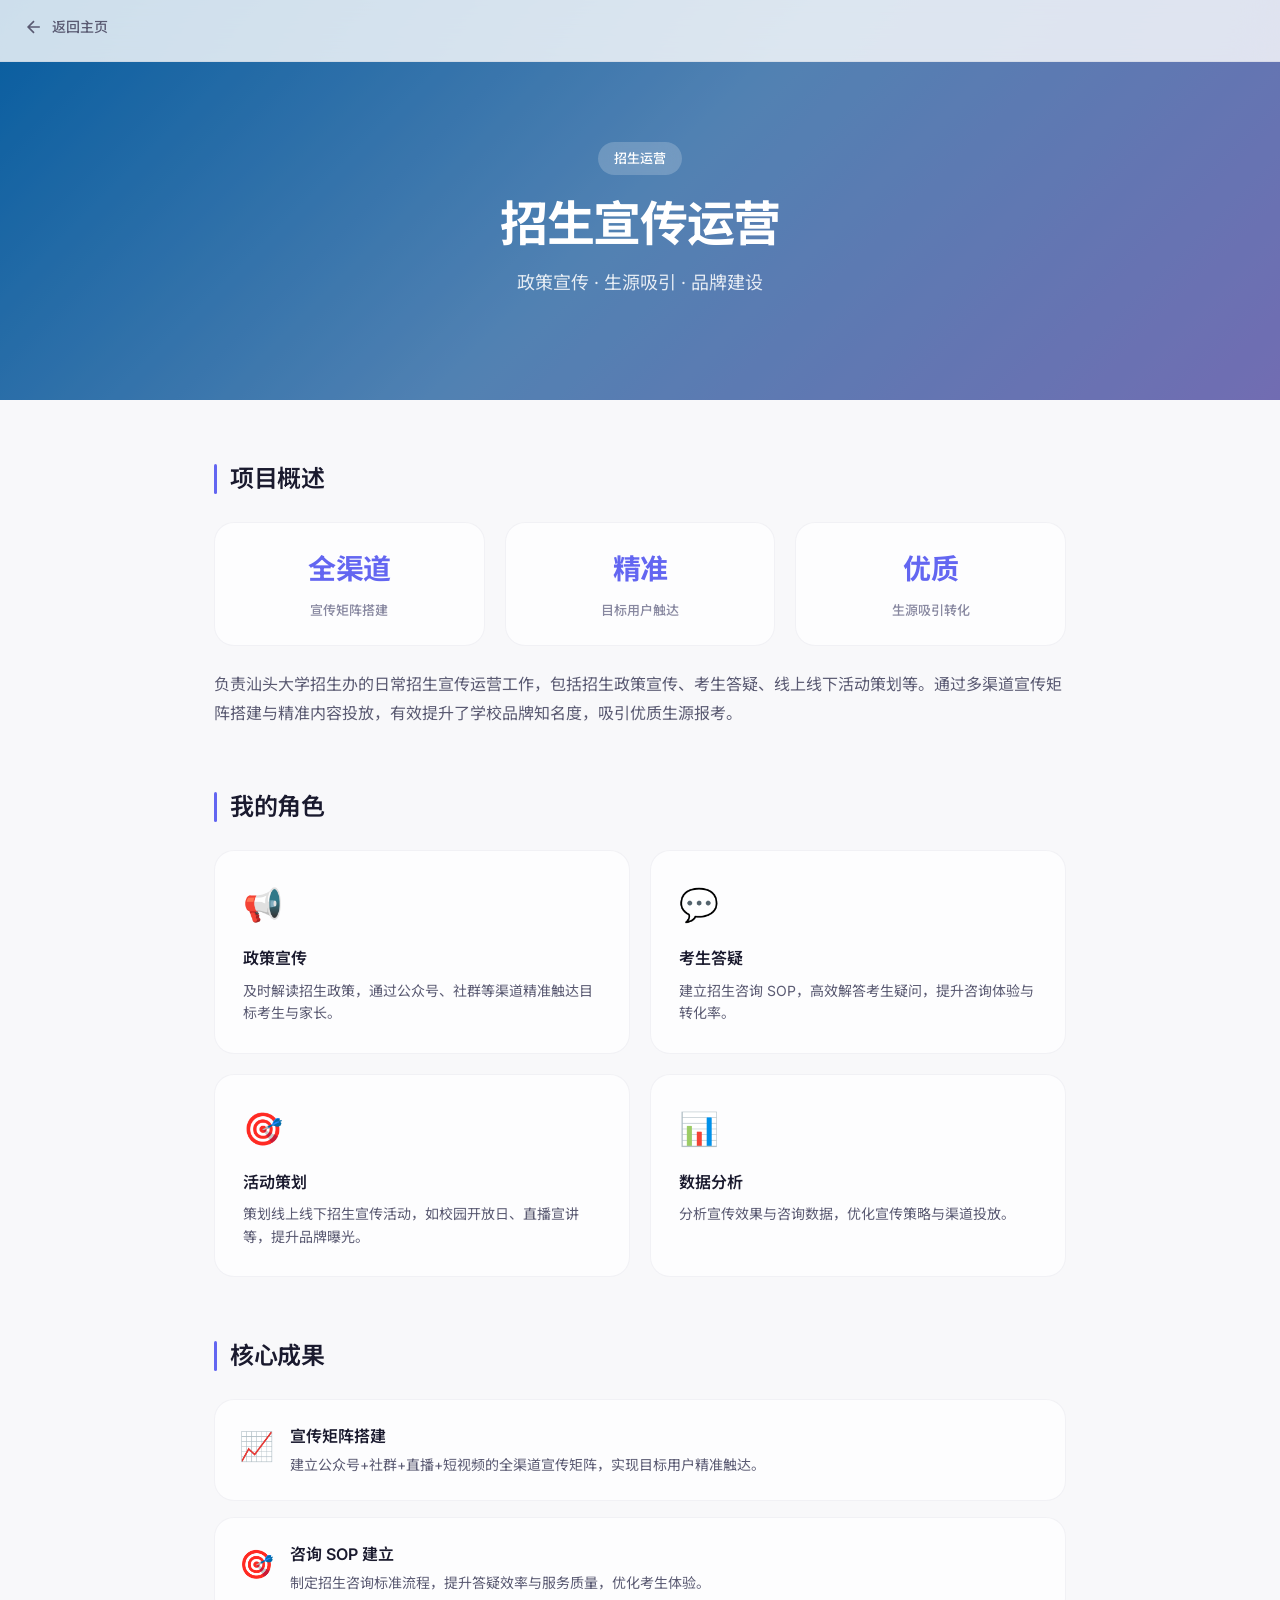
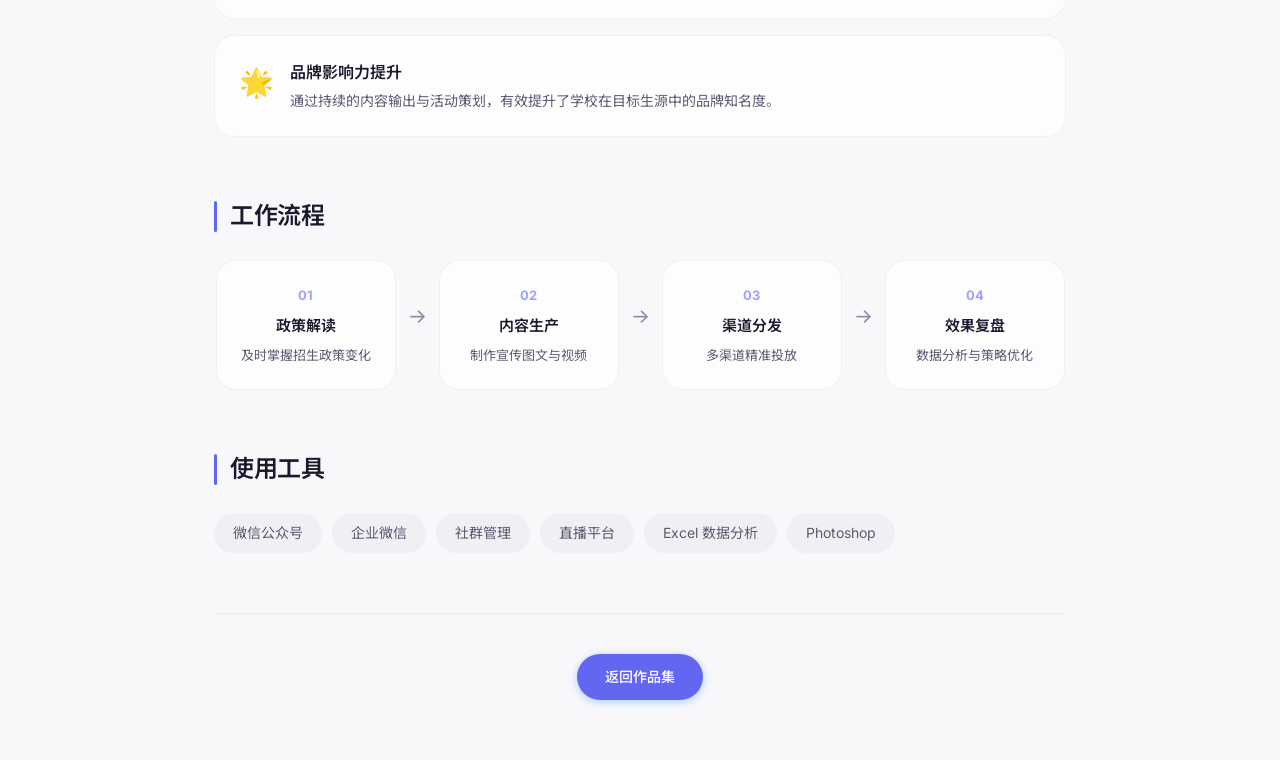
<file: projects/admissions.html>
<!DOCTYPE html>
<html lang="zh-CN">
<head>
  <meta charset="UTF-8">
  <meta name="viewport" content="width=device-width, initial-scale=1.0">
  <title>招生宣传运营 — 邹俊锋</title>
  <link rel="stylesheet" href="../assets/css/style.css">
  <link rel="stylesheet" href="../assets/css/project-detail.css">
  <link rel="preconnect" href="https://fonts.googleapis.com">
  <link rel="preconnect" href="https://fonts.gstatic.com" crossorigin>
  <link href="https://fonts.googleapis.com/css2?family=Inter:wght@300;400;500;600;700&family=Noto+Sans+SC:wght@300;400;500;600;700&display=swap" rel="stylesheet">
</head>
<body>
  <nav class="detail-nav">
    <a href="../index.html" class="back-link">
      <svg width="20" height="20" viewBox="0 0 24 24" fill="none" stroke="currentColor" stroke-width="2">
        <path d="M19 12H5M12 19l-7-7 7-7"/>
      </svg>
      返回主页
    </a>
  </nav>

  <section class="detail-hero" style="background: linear-gradient(135deg, #0984e3 0%, #74b9ff 50%, #a29bfe 100%)">
    <div class="detail-hero-content">
      <span class="detail-tag">招生运营</span>
      <h1 class="detail-title">招生宣传运营</h1>
      <p class="detail-subtitle">政策宣传 · 生源吸引 · 品牌建设</p>
    </div>
  </section>

  <main class="detail-main">
    <section class="detail-section">
      <h2 class="detail-section-title">项目概述</h2>
      <div class="detail-overview">
        <div class="overview-card">
          <div class="overview-number">全渠道</div>
          <div class="overview-label">宣传矩阵搭建</div>
        </div>
        <div class="overview-card">
          <div class="overview-number">精准</div>
          <div class="overview-label">目标用户触达</div>
        </div>
        <div class="overview-card">
          <div class="overview-number">优质</div>
          <div class="overview-label">生源吸引转化</div>
        </div>
      </div>
      <p class="detail-text">负责汕头大学招生办的日常招生宣传运营工作，包括招生政策宣传、考生答疑、线上线下活动策划等。通过多渠道宣传矩阵搭建与精准内容投放，有效提升了学校品牌知名度，吸引优质生源报考。</p>
    </section>

    <section class="detail-section">
      <h2 class="detail-section-title">我的角色</h2>
      <div class="role-cards">
        <div class="role-card">
          <div class="role-icon">📢</div>
          <h3>政策宣传</h3>
          <p>及时解读招生政策，通过公众号、社群等渠道精准触达目标考生与家长。</p>
        </div>
        <div class="role-card">
          <div class="role-icon">💬</div>
          <h3>考生答疑</h3>
          <p>建立招生咨询 SOP，高效解答考生疑问，提升咨询体验与转化率。</p>
        </div>
        <div class="role-card">
          <div class="role-icon">🎯</div>
          <h3>活动策划</h3>
          <p>策划线上线下招生宣传活动，如校园开放日、直播宣讲等，提升品牌曝光。</p>
        </div>
        <div class="role-card">
          <div class="role-icon">📊</div>
          <h3>数据分析</h3>
          <p>分析宣传效果与咨询数据，优化宣传策略与渠道投放。</p>
        </div>
      </div>
    </section>

    <section class="detail-section">
      <h2 class="detail-section-title">核心成果</h2>
      <div class="results-list">
        <div class="result-item">
          <div class="result-icon">📈</div>
          <div class="result-content">
            <h3>宣传矩阵搭建</h3>
            <p>建立公众号+社群+直播+短视频的全渠道宣传矩阵，实现目标用户精准触达。</p>
          </div>
        </div>
        <div class="result-item">
          <div class="result-icon">🎯</div>
          <div class="result-content">
            <h3>咨询 SOP 建立</h3>
            <p>制定招生咨询标准流程，提升答疑效率与服务质量，优化考生体验。</p>
          </div>
        </div>
        <div class="result-item">
          <div class="result-icon">🌟</div>
          <div class="result-content">
            <h3>品牌影响力提升</h3>
            <p>通过持续的内容输出与活动策划，有效提升了学校在目标生源中的品牌知名度。</p>
          </div>
        </div>
      </div>
    </section>

    <section class="detail-section">
      <h2 class="detail-section-title">工作流程</h2>
      <div class="process-flow">
        <div class="process-step">
          <div class="process-number">01</div>
          <h3>政策解读</h3>
          <p>及时掌握招生政策变化</p>
        </div>
        <div class="process-arrow">→</div>
        <div class="process-step">
          <div class="process-number">02</div>
          <h3>内容生产</h3>
          <p>制作宣传图文与视频</p>
        </div>
        <div class="process-arrow">→</div>
        <div class="process-step">
          <div class="process-number">03</div>
          <h3>渠道分发</h3>
          <p>多渠道精准投放</p>
        </div>
        <div class="process-arrow">→</div>
        <div class="process-step">
          <div class="process-number">04</div>
          <h3>效果复盘</h3>
          <p>数据分析与策略优化</p>
        </div>
      </div>
    </section>

    <section class="detail-section">
      <h2 class="detail-section-title">使用工具</h2>
      <div class="tech-tags">
        <span class="tech-tag">微信公众号</span>
        <span class="tech-tag">企业微信</span>
        <span class="tech-tag">社群管理</span>
        <span class="tech-tag">直播平台</span>
        <span class="tech-tag">Excel 数据分析</span>
        <span class="tech-tag">Photoshop</span>
      </div>
    </section>

    <div class="detail-back">
      <a href="../index.html#projects" class="btn btn-primary">返回作品集</a>
    </div>
  </main>
</body>
</html>
</file>
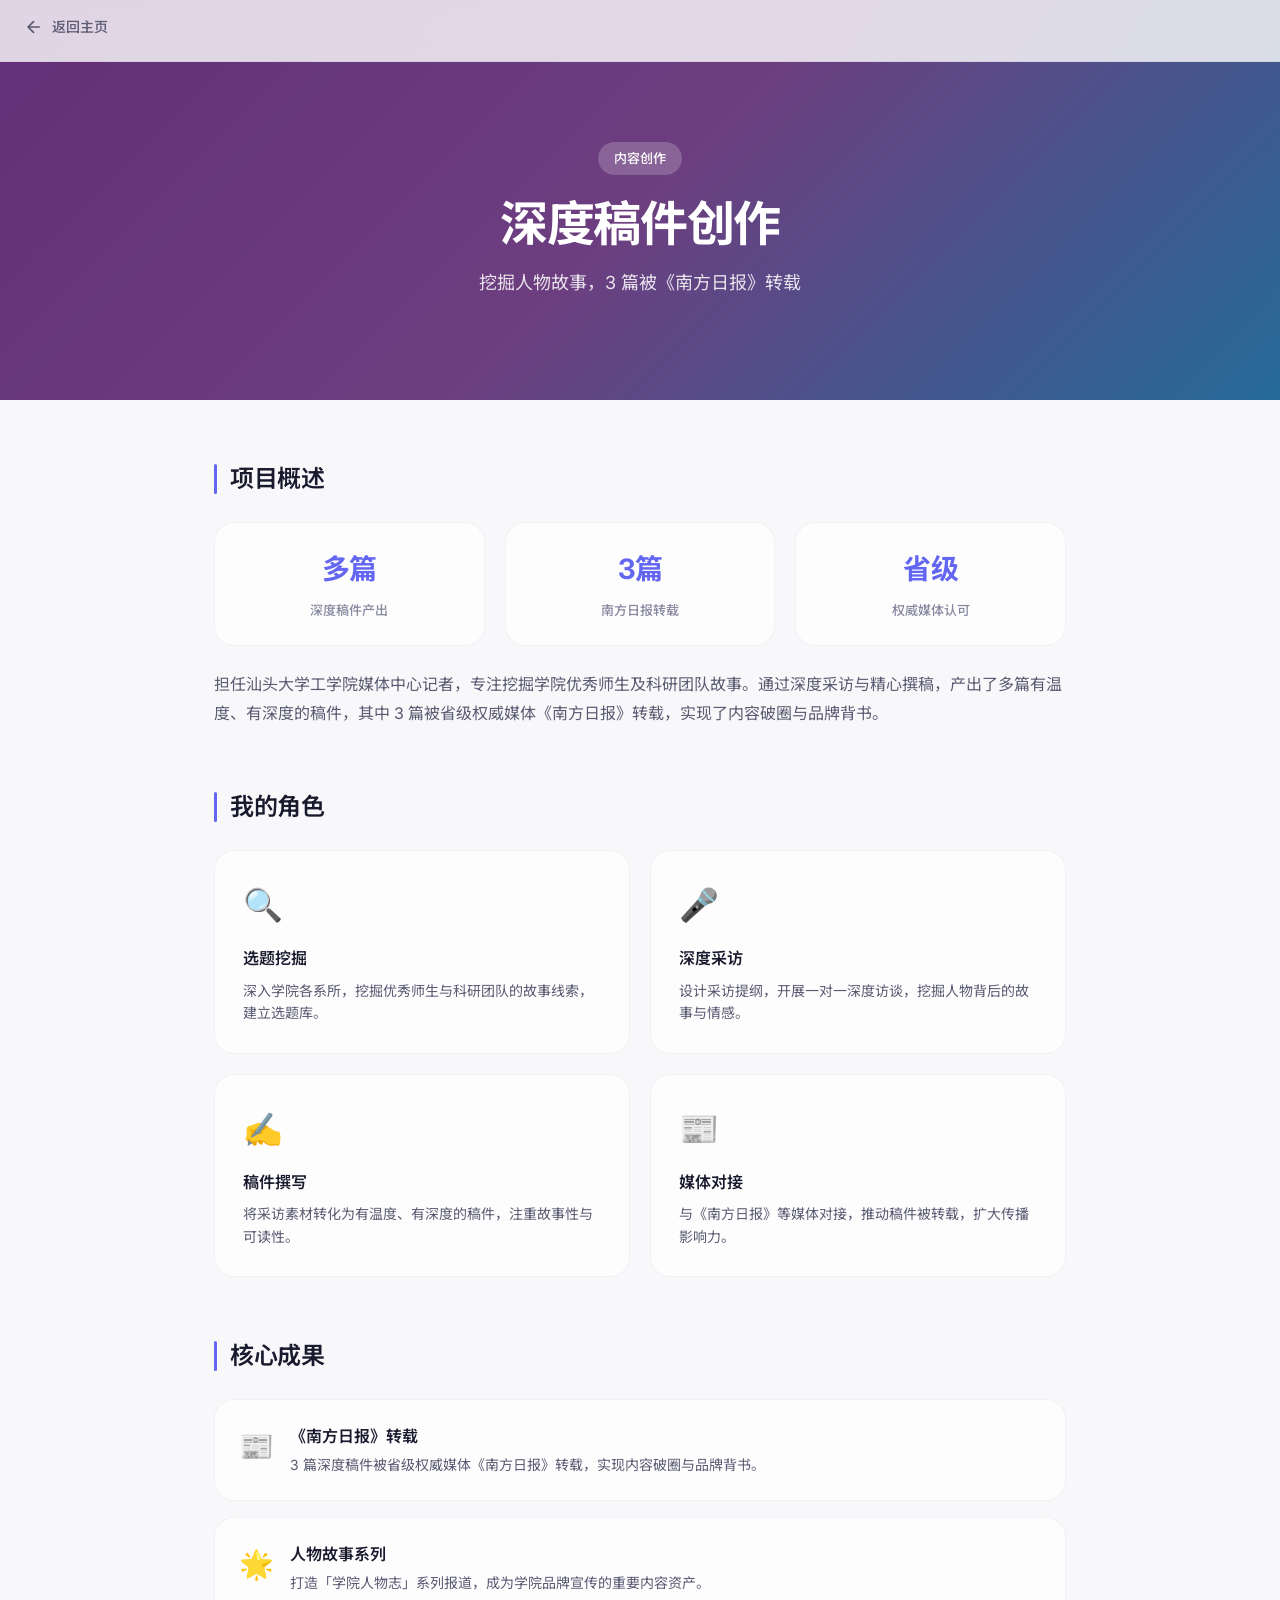
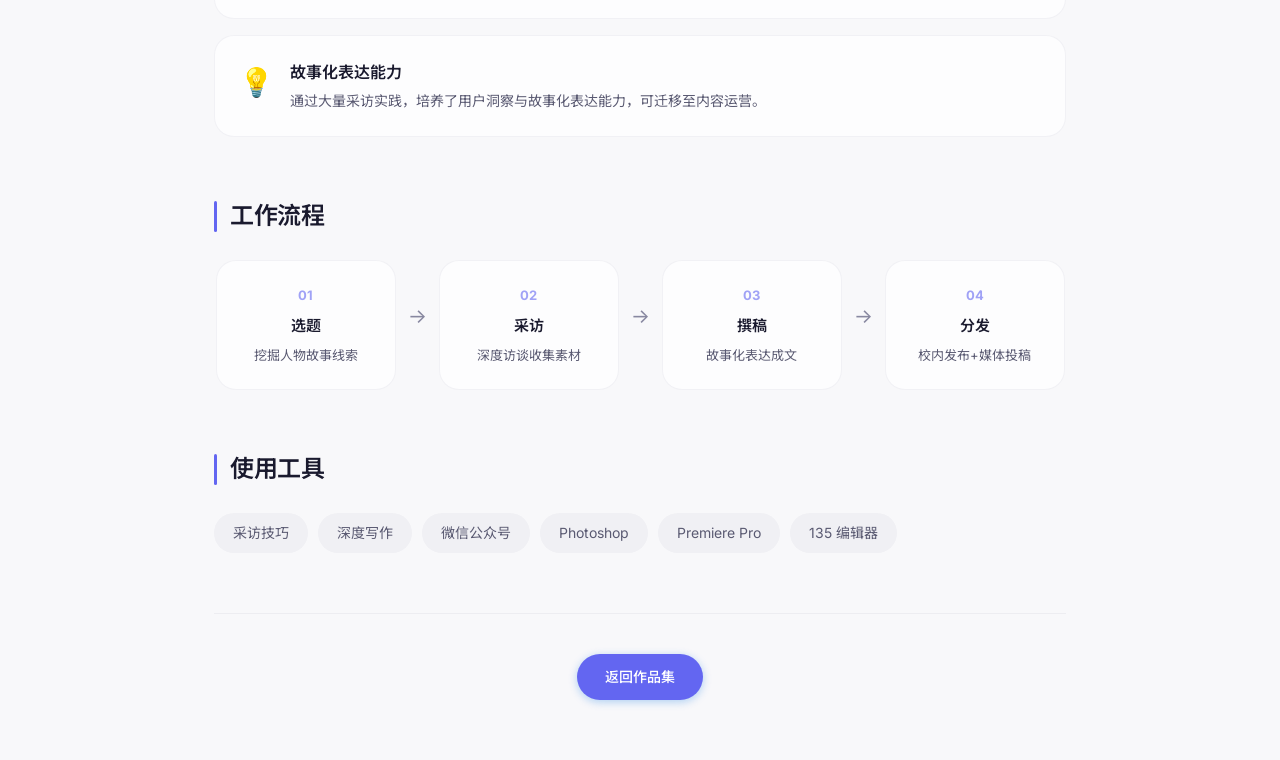
<file: projects/articles.html>
<!DOCTYPE html>
<html lang="zh-CN">
<head>
  <meta charset="UTF-8">
  <meta name="viewport" content="width=device-width, initial-scale=1.0">
  <title>深度稿件创作 — 邹俊锋</title>
  <link rel="stylesheet" href="../assets/css/style.css">
  <link rel="stylesheet" href="../assets/css/project-detail.css">
  <link rel="preconnect" href="https://fonts.googleapis.com">
  <link rel="preconnect" href="https://fonts.gstatic.com" crossorigin>
  <link href="https://fonts.googleapis.com/css2?family=Inter:wght@300;400;500;600;700&family=Noto+Sans+SC:wght@300;400;500;600;700&display=swap" rel="stylesheet">
</head>
<body>
  <nav class="detail-nav">
    <a href="../index.html" class="back-link">
      <svg width="20" height="20" viewBox="0 0 24 24" fill="none" stroke="currentColor" stroke-width="2">
        <path d="M19 12H5M12 19l-7-7 7-7"/>
      </svg>
      返回主页
    </a>
  </nav>

  <section class="detail-hero" style="background: linear-gradient(135deg, #8e44ad 0%, #9b59b6 50%, #3498db 100%)">
    <div class="detail-hero-content">
      <span class="detail-tag">内容创作</span>
      <h1 class="detail-title">深度稿件创作</h1>
      <p class="detail-subtitle">挖掘人物故事，3 篇被《南方日报》转载</p>
    </div>
  </section>

  <main class="detail-main">
    <section class="detail-section">
      <h2 class="detail-section-title">项目概述</h2>
      <div class="detail-overview">
        <div class="overview-card">
          <div class="overview-number">多篇</div>
          <div class="overview-label">深度稿件产出</div>
        </div>
        <div class="overview-card">
          <div class="overview-number">3篇</div>
          <div class="overview-label">南方日报转载</div>
        </div>
        <div class="overview-card">
          <div class="overview-number">省级</div>
          <div class="overview-label">权威媒体认可</div>
        </div>
      </div>
      <p class="detail-text">担任汕头大学工学院媒体中心记者，专注挖掘学院优秀师生及科研团队故事。通过深度采访与精心撰稿，产出了多篇有温度、有深度的稿件，其中 3 篇被省级权威媒体《南方日报》转载，实现了内容破圈与品牌背书。</p>
    </section>

    <section class="detail-section">
      <h2 class="detail-section-title">我的角色</h2>
      <div class="role-cards">
        <div class="role-card">
          <div class="role-icon">🔍</div>
          <h3>选题挖掘</h3>
          <p>深入学院各系所，挖掘优秀师生与科研团队的故事线索，建立选题库。</p>
        </div>
        <div class="role-card">
          <div class="role-icon">🎤</div>
          <h3>深度采访</h3>
          <p>设计采访提纲，开展一对一深度访谈，挖掘人物背后的故事与情感。</p>
        </div>
        <div class="role-card">
          <div class="role-icon">✍️</div>
          <h3>稿件撰写</h3>
          <p>将采访素材转化为有温度、有深度的稿件，注重故事性与可读性。</p>
        </div>
        <div class="role-card">
          <div class="role-icon">📰</div>
          <h3>媒体对接</h3>
          <p>与《南方日报》等媒体对接，推动稿件被转载，扩大传播影响力。</p>
        </div>
      </div>
    </section>

    <section class="detail-section">
      <h2 class="detail-section-title">核心成果</h2>
      <div class="results-list">
        <div class="result-item">
          <div class="result-icon">📰</div>
          <div class="result-content">
            <h3>《南方日报》转载</h3>
            <p>3 篇深度稿件被省级权威媒体《南方日报》转载，实现内容破圈与品牌背书。</p>
          </div>
        </div>
        <div class="result-item">
          <div class="result-icon">🌟</div>
          <div class="result-content">
            <h3>人物故事系列</h3>
            <p>打造「学院人物志」系列报道，成为学院品牌宣传的重要内容资产。</p>
          </div>
        </div>
        <div class="result-item">
          <div class="result-icon">💡</div>
          <div class="result-content">
            <h3>故事化表达能力</h3>
            <p>通过大量采访实践，培养了用户洞察与故事化表达能力，可迁移至内容运营。</p>
          </div>
        </div>
      </div>
    </section>

    <section class="detail-section">
      <h2 class="detail-section-title">工作流程</h2>
      <div class="process-flow">
        <div class="process-step">
          <div class="process-number">01</div>
          <h3>选题</h3>
          <p>挖掘人物故事线索</p>
        </div>
        <div class="process-arrow">→</div>
        <div class="process-step">
          <div class="process-number">02</div>
          <h3>采访</h3>
          <p>深度访谈收集素材</p>
        </div>
        <div class="process-arrow">→</div>
        <div class="process-step">
          <div class="process-number">03</div>
          <h3>撰稿</h3>
          <p>故事化表达成文</p>
        </div>
        <div class="process-arrow">→</div>
        <div class="process-step">
          <div class="process-number">04</div>
          <h3>分发</h3>
          <p>校内发布+媒体投稿</p>
        </div>
      </div>
    </section>

    <section class="detail-section">
      <h2 class="detail-section-title">使用工具</h2>
      <div class="tech-tags">
        <span class="tech-tag">采访技巧</span>
        <span class="tech-tag">深度写作</span>
        <span class="tech-tag">微信公众号</span>
        <span class="tech-tag">Photoshop</span>
        <span class="tech-tag">Premiere Pro</span>
        <span class="tech-tag">135 编辑器</span>
      </div>
    </section>

    <div class="detail-back">
      <a href="../index.html#projects" class="btn btn-primary">返回作品集</a>
    </div>
  </main>
</body>
</html>
</file>
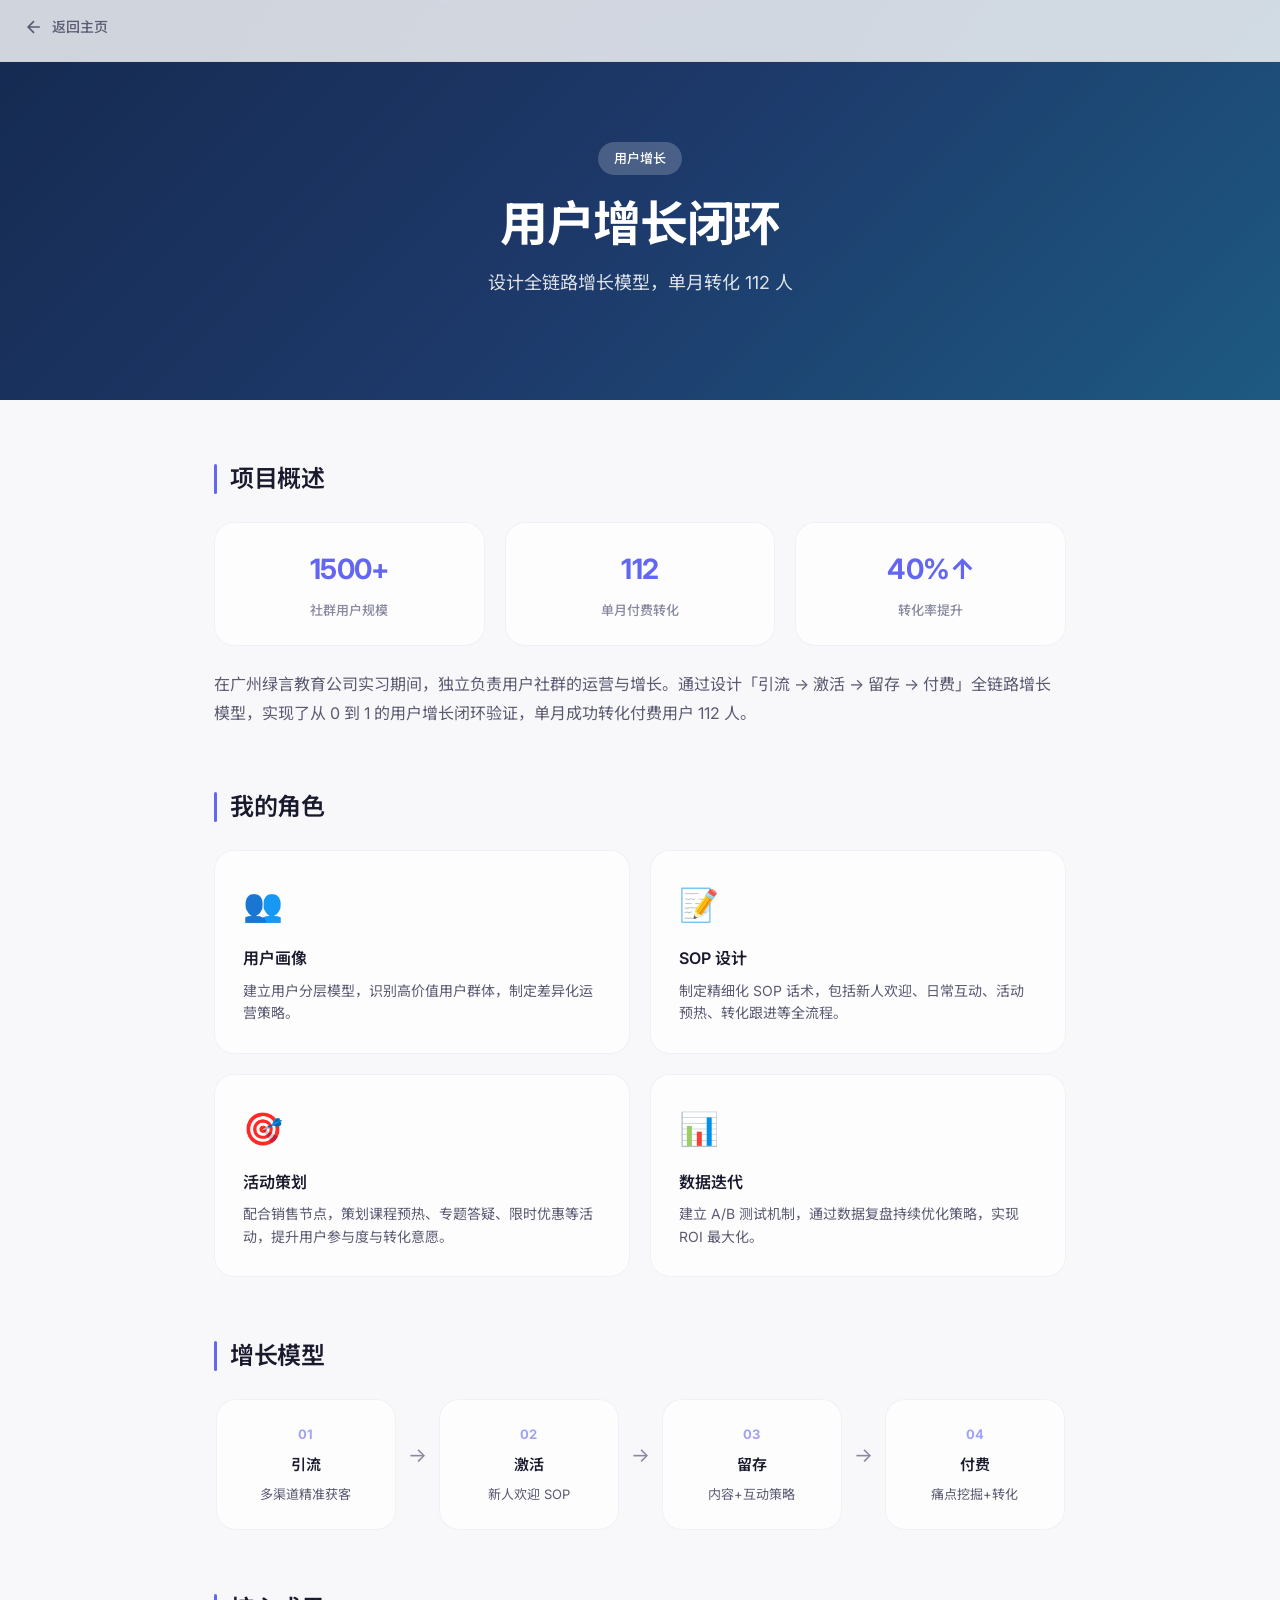
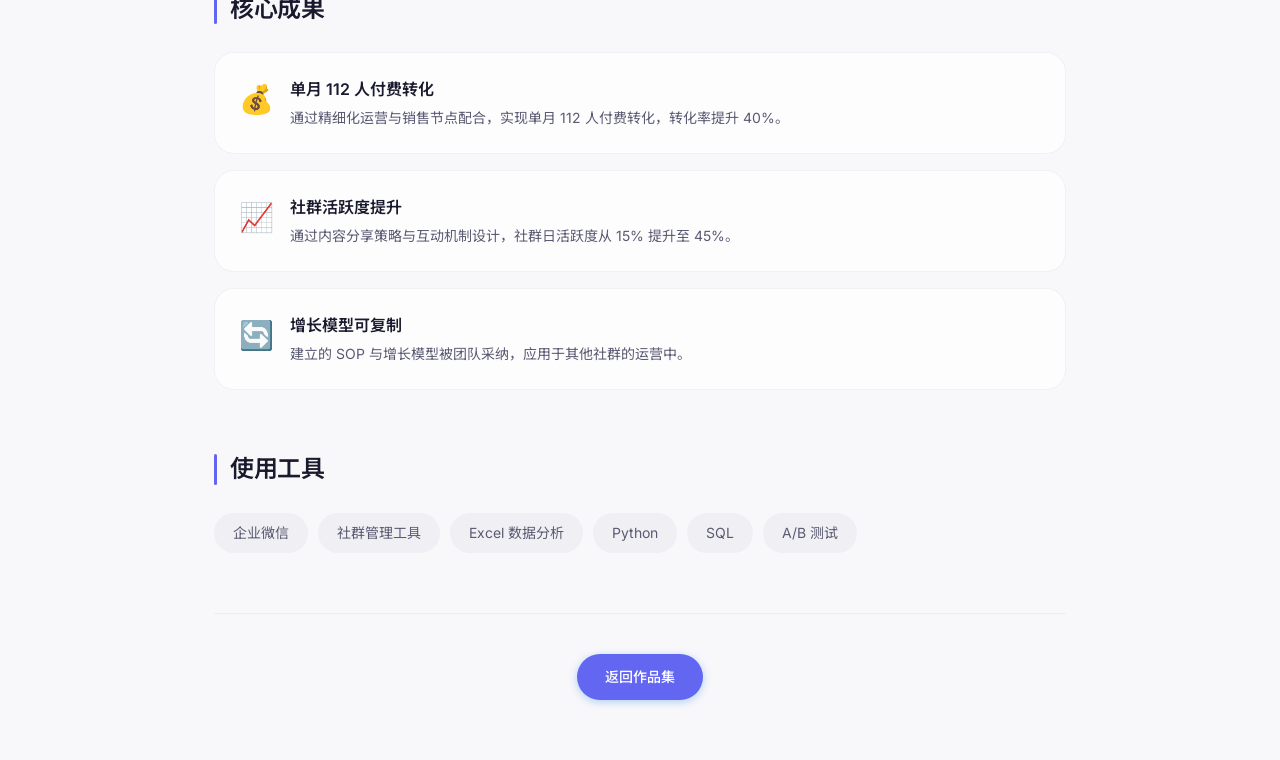
<file: projects/community-growth.html>
<!DOCTYPE html>
<html lang="zh-CN">
<head>
  <meta charset="UTF-8">
  <meta name="viewport" content="width=device-width, initial-scale=1.0">
  <title>用户增长闭环 — 邹俊锋</title>
  <link rel="stylesheet" href="../assets/css/style.css">
  <link rel="stylesheet" href="../assets/css/project-detail.css">
  <link rel="preconnect" href="https://fonts.googleapis.com">
  <link rel="preconnect" href="https://fonts.gstatic.com" crossorigin>
  <link href="https://fonts.googleapis.com/css2?family=Inter:wght@300;400;500;600;700&family=Noto+Sans+SC:wght@300;400;500;600;700&display=swap" rel="stylesheet">
</head>
<body>
  <nav class="detail-nav">
    <a href="../index.html" class="back-link">
      <svg width="20" height="20" viewBox="0 0 24 24" fill="none" stroke="currentColor" stroke-width="2">
        <path d="M19 12H5M12 19l-7-7 7-7"/>
      </svg>
      返回主页
    </a>
  </nav>

  <section class="detail-hero" style="background: linear-gradient(135deg, #1e3c72 0%, #2a5298 50%, #2980b9 100%)">
    <div class="detail-hero-content">
      <span class="detail-tag">用户增长</span>
      <h1 class="detail-title">用户增长闭环</h1>
      <p class="detail-subtitle">设计全链路增长模型，单月转化 112 人</p>
    </div>
  </section>

  <main class="detail-main">
    <section class="detail-section">
      <h2 class="detail-section-title">项目概述</h2>
      <div class="detail-overview">
        <div class="overview-card">
          <div class="overview-number">1500+</div>
          <div class="overview-label">社群用户规模</div>
        </div>
        <div class="overview-card">
          <div class="overview-number">112</div>
          <div class="overview-label">单月付费转化</div>
        </div>
        <div class="overview-card">
          <div class="overview-number">40%↑</div>
          <div class="overview-label">转化率提升</div>
        </div>
      </div>
      <p class="detail-text">在广州绿言教育公司实习期间，独立负责用户社群的运营与增长。通过设计「引流 → 激活 → 留存 → 付费」全链路增长模型，实现了从 0 到 1 的用户增长闭环验证，单月成功转化付费用户 112 人。</p>
    </section>

    <section class="detail-section">
      <h2 class="detail-section-title">我的角色</h2>
      <div class="role-cards">
        <div class="role-card">
          <div class="role-icon">👥</div>
          <h3>用户画像</h3>
          <p>建立用户分层模型，识别高价值用户群体，制定差异化运营策略。</p>
        </div>
        <div class="role-card">
          <div class="role-icon">📝</div>
          <h3>SOP 设计</h3>
          <p>制定精细化 SOP 话术，包括新人欢迎、日常互动、活动预热、转化跟进等全流程。</p>
        </div>
        <div class="role-card">
          <div class="role-icon">🎯</div>
          <h3>活动策划</h3>
          <p>配合销售节点，策划课程预热、专题答疑、限时优惠等活动，提升用户参与度与转化意愿。</p>
        </div>
        <div class="role-card">
          <div class="role-icon">📊</div>
          <h3>数据迭代</h3>
          <p>建立 A/B 测试机制，通过数据复盘持续优化策略，实现 ROI 最大化。</p>
        </div>
      </div>
    </section>

    <section class="detail-section">
      <h2 class="detail-section-title">增长模型</h2>
      <div class="process-flow">
        <div class="process-step">
          <div class="process-number">01</div>
          <h3>引流</h3>
          <p>多渠道精准获客</p>
        </div>
        <div class="process-arrow">→</div>
        <div class="process-step">
          <div class="process-number">02</div>
          <h3>激活</h3>
          <p>新人欢迎 SOP</p>
        </div>
        <div class="process-arrow">→</div>
        <div class="process-step">
          <div class="process-number">03</div>
          <h3>留存</h3>
          <p>内容+互动策略</p>
        </div>
        <div class="process-arrow">→</div>
        <div class="process-step">
          <div class="process-number">04</div>
          <h3>付费</h3>
          <p>痛点挖掘+转化</p>
        </div>
      </div>
    </section>

    <section class="detail-section">
      <h2 class="detail-section-title">核心成果</h2>
      <div class="results-list">
        <div class="result-item">
          <div class="result-icon">💰</div>
          <div class="result-content">
            <h3>单月 112 人付费转化</h3>
            <p>通过精细化运营与销售节点配合，实现单月 112 人付费转化，转化率提升 40%。</p>
          </div>
        </div>
        <div class="result-item">
          <div class="result-icon">📈</div>
          <div class="result-content">
            <h3>社群活跃度提升</h3>
            <p>通过内容分享策略与互动机制设计，社群日活跃度从 15% 提升至 45%。</p>
          </div>
        </div>
        <div class="result-item">
          <div class="result-icon">🔄</div>
          <div class="result-content">
            <h3>增长模型可复制</h3>
            <p>建立的 SOP 与增长模型被团队采纳，应用于其他社群的运营中。</p>
          </div>
        </div>
      </div>
    </section>

    <section class="detail-section">
      <h2 class="detail-section-title">使用工具</h2>
      <div class="tech-tags">
        <span class="tech-tag">企业微信</span>
        <span class="tech-tag">社群管理工具</span>
        <span class="tech-tag">Excel 数据分析</span>
        <span class="tech-tag">Python</span>
        <span class="tech-tag">SQL</span>
        <span class="tech-tag">A/B 测试</span>
      </div>
    </section>

    <div class="detail-back">
      <a href="../index.html#projects" class="btn btn-primary">返回作品集</a>
    </div>
  </main>
</body>
</html>
</file>
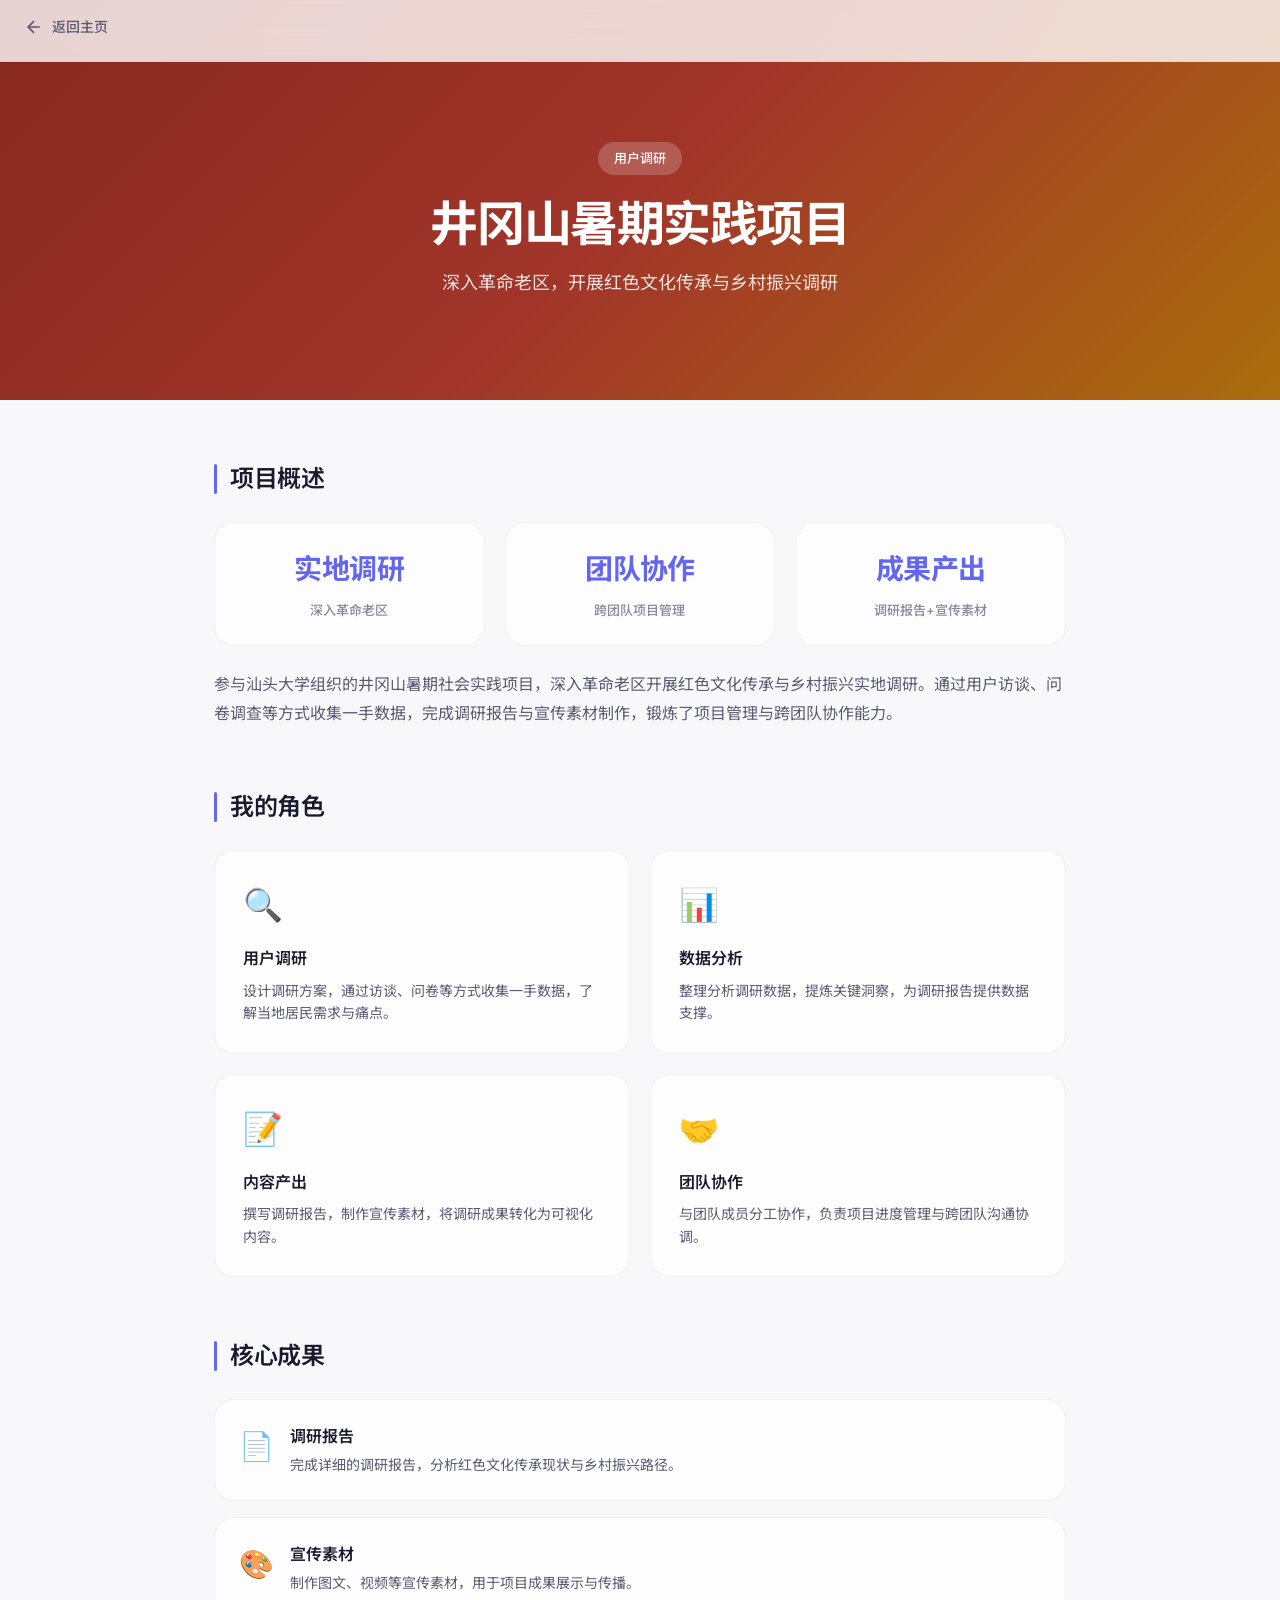
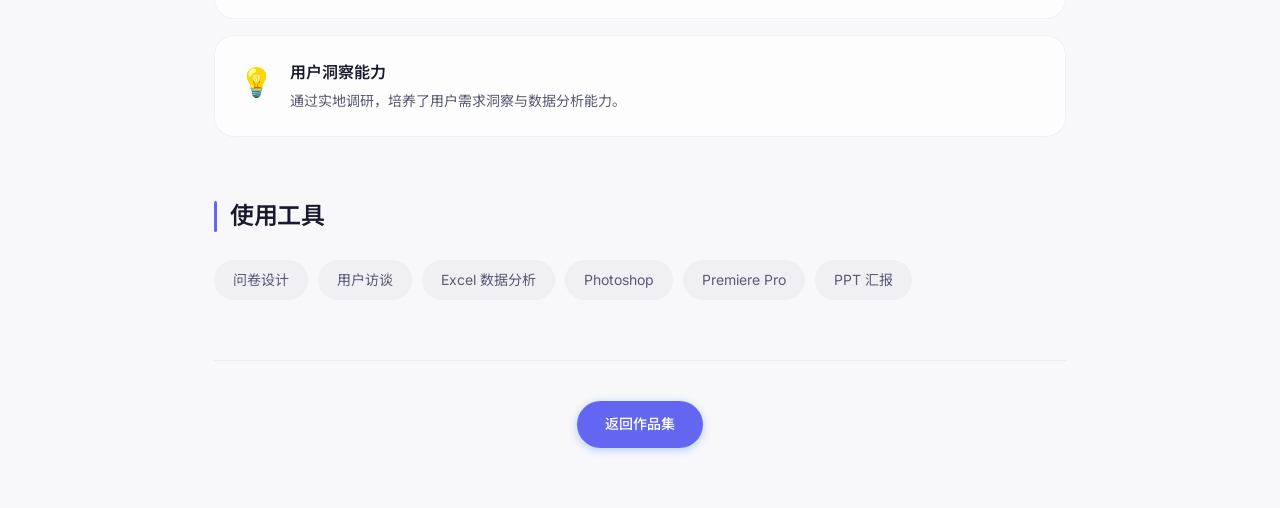
<file: projects/jinggangshan.html>
<!DOCTYPE html>
<html lang="zh-CN">
<head>
  <meta charset="UTF-8">
  <meta name="viewport" content="width=device-width, initial-scale=1.0">
  <title>井冈山实践项目 — 邹俊锋</title>
  <link rel="stylesheet" href="../assets/css/style.css">
  <link rel="stylesheet" href="../assets/css/project-detail.css">
  <link rel="preconnect" href="https://fonts.googleapis.com">
  <link rel="preconnect" href="https://fonts.gstatic.com" crossorigin>
  <link href="https://fonts.googleapis.com/css2?family=Inter:wght@300;400;500;600;700&family=Noto+Sans+SC:wght@300;400;500;600;700&display=swap" rel="stylesheet">
</head>
<body>
  <nav class="detail-nav">
    <a href="../index.html" class="back-link">
      <svg width="20" height="20" viewBox="0 0 24 24" fill="none" stroke="currentColor" stroke-width="2">
        <path d="M19 12H5M12 19l-7-7 7-7"/>
      </svg>
      返回主页
    </a>
  </nav>

  <section class="detail-hero" style="background: linear-gradient(135deg, #c0392b 0%, #e74c3c 50%, #f39c12 100%)">
    <div class="detail-hero-content">
      <span class="detail-tag">用户调研</span>
      <h1 class="detail-title">井冈山暑期实践项目</h1>
      <p class="detail-subtitle">深入革命老区，开展红色文化传承与乡村振兴调研</p>
    </div>
  </section>

  <main class="detail-main">
    <section class="detail-section">
      <h2 class="detail-section-title">项目概述</h2>
      <div class="detail-overview">
        <div class="overview-card">
          <div class="overview-number">实地调研</div>
          <div class="overview-label">深入革命老区</div>
        </div>
        <div class="overview-card">
          <div class="overview-number">团队协作</div>
          <div class="overview-label">跨团队项目管理</div>
        </div>
        <div class="overview-card">
          <div class="overview-number">成果产出</div>
          <div class="overview-label">调研报告+宣传素材</div>
        </div>
      </div>
      <p class="detail-text">参与汕头大学组织的井冈山暑期社会实践项目，深入革命老区开展红色文化传承与乡村振兴实地调研。通过用户访谈、问卷调查等方式收集一手数据，完成调研报告与宣传素材制作，锻炼了项目管理与跨团队协作能力。</p>
    </section>

    <section class="detail-section">
      <h2 class="detail-section-title">我的角色</h2>
      <div class="role-cards">
        <div class="role-card">
          <div class="role-icon">🔍</div>
          <h3>用户调研</h3>
          <p>设计调研方案，通过访谈、问卷等方式收集一手数据，了解当地居民需求与痛点。</p>
        </div>
        <div class="role-card">
          <div class="role-icon">📊</div>
          <h3>数据分析</h3>
          <p>整理分析调研数据，提炼关键洞察，为调研报告提供数据支撑。</p>
        </div>
        <div class="role-card">
          <div class="role-icon">📝</div>
          <h3>内容产出</h3>
          <p>撰写调研报告，制作宣传素材，将调研成果转化为可视化内容。</p>
        </div>
        <div class="role-card">
          <div class="role-icon">🤝</div>
          <h3>团队协作</h3>
          <p>与团队成员分工协作，负责项目进度管理与跨团队沟通协调。</p>
        </div>
      </div>
    </section>

    <section class="detail-section">
      <h2 class="detail-section-title">核心成果</h2>
      <div class="results-list">
        <div class="result-item">
          <div class="result-icon">📄</div>
          <div class="result-content">
            <h3>调研报告</h3>
            <p>完成详细的调研报告，分析红色文化传承现状与乡村振兴路径。</p>
          </div>
        </div>
        <div class="result-item">
          <div class="result-icon">🎨</div>
          <div class="result-content">
            <h3>宣传素材</h3>
            <p>制作图文、视频等宣传素材，用于项目成果展示与传播。</p>
          </div>
        </div>
        <div class="result-item">
          <div class="result-icon">💡</div>
          <div class="result-content">
            <h3>用户洞察能力</h3>
            <p>通过实地调研，培养了用户需求洞察与数据分析能力。</p>
          </div>
        </div>
      </div>
    </section>

    <section class="detail-section">
      <h2 class="detail-section-title">使用工具</h2>
      <div class="tech-tags">
        <span class="tech-tag">问卷设计</span>
        <span class="tech-tag">用户访谈</span>
        <span class="tech-tag">Excel 数据分析</span>
        <span class="tech-tag">Photoshop</span>
        <span class="tech-tag">Premiere Pro</span>
        <span class="tech-tag">PPT 汇报</span>
      </div>
    </section>

    <div class="detail-back">
      <a href="../index.html#projects" class="btn btn-primary">返回作品集</a>
    </div>
  </main>
</body>
</html>
</file>
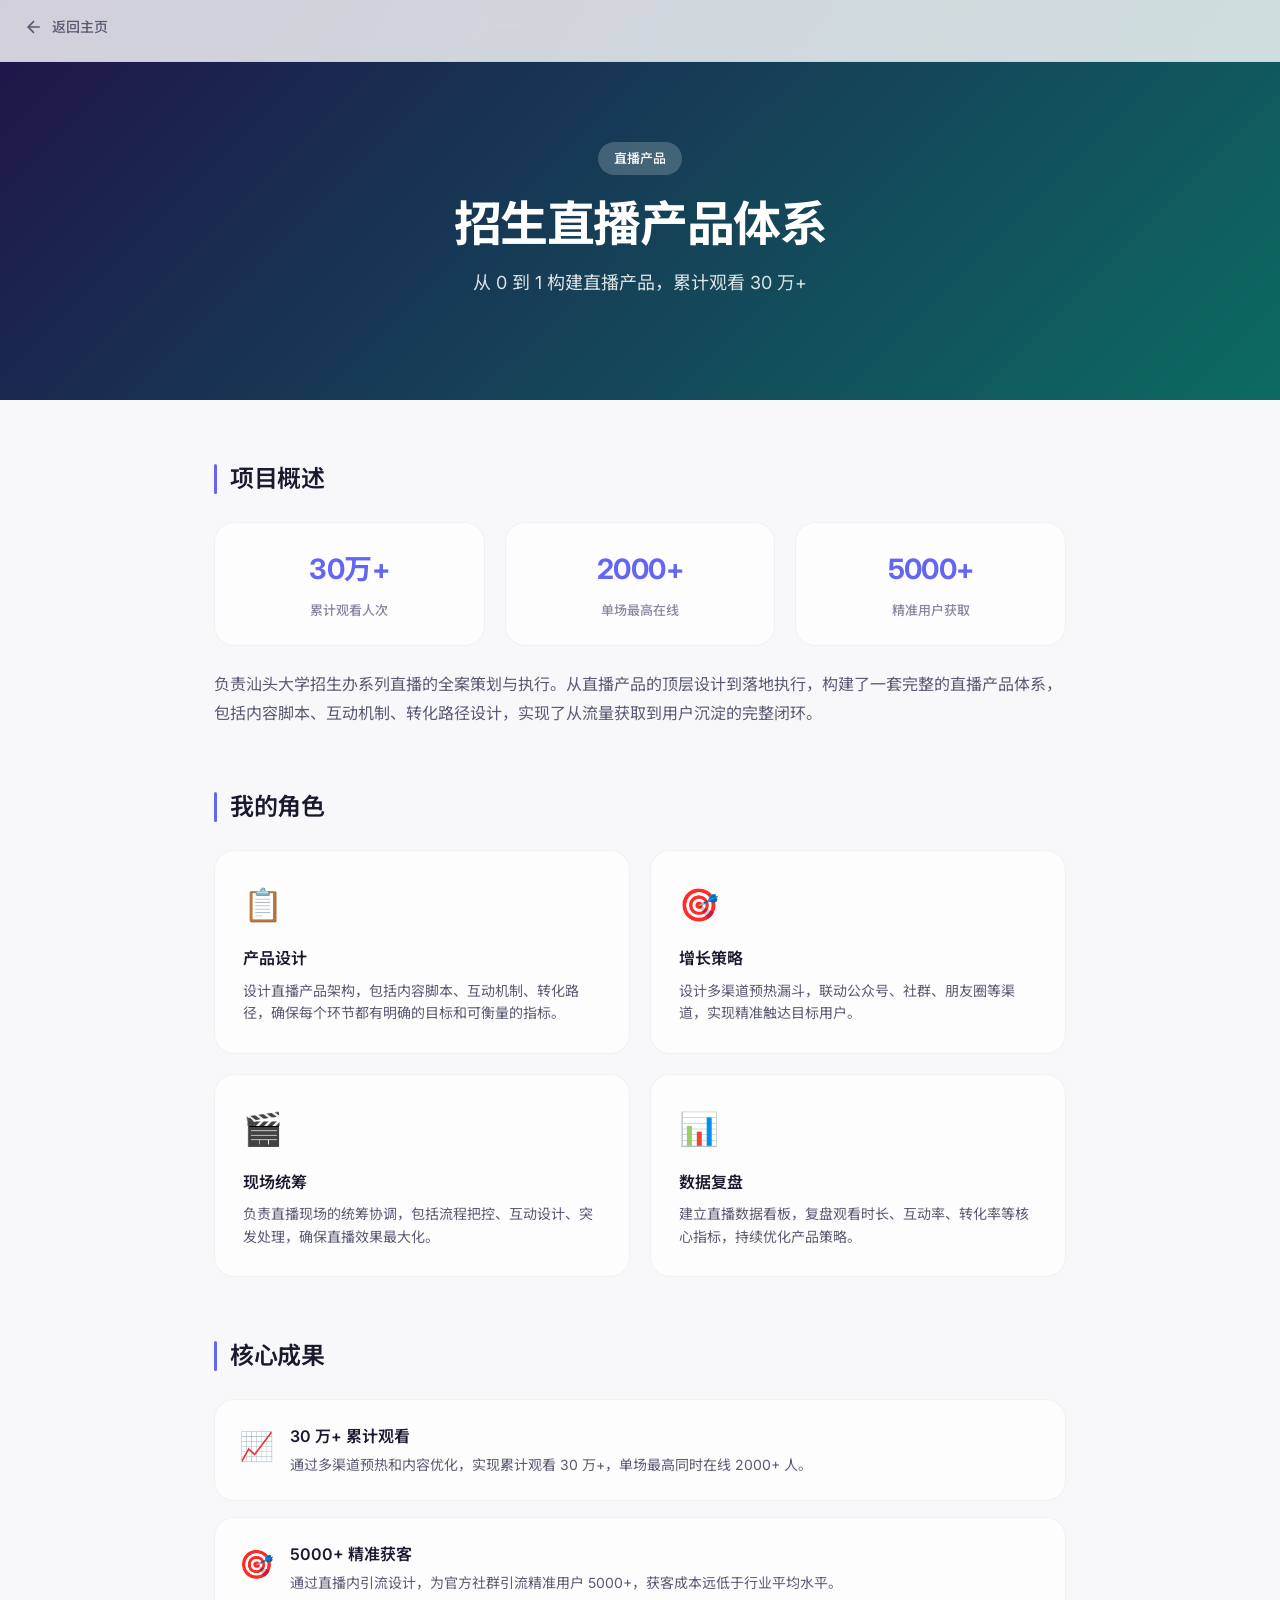
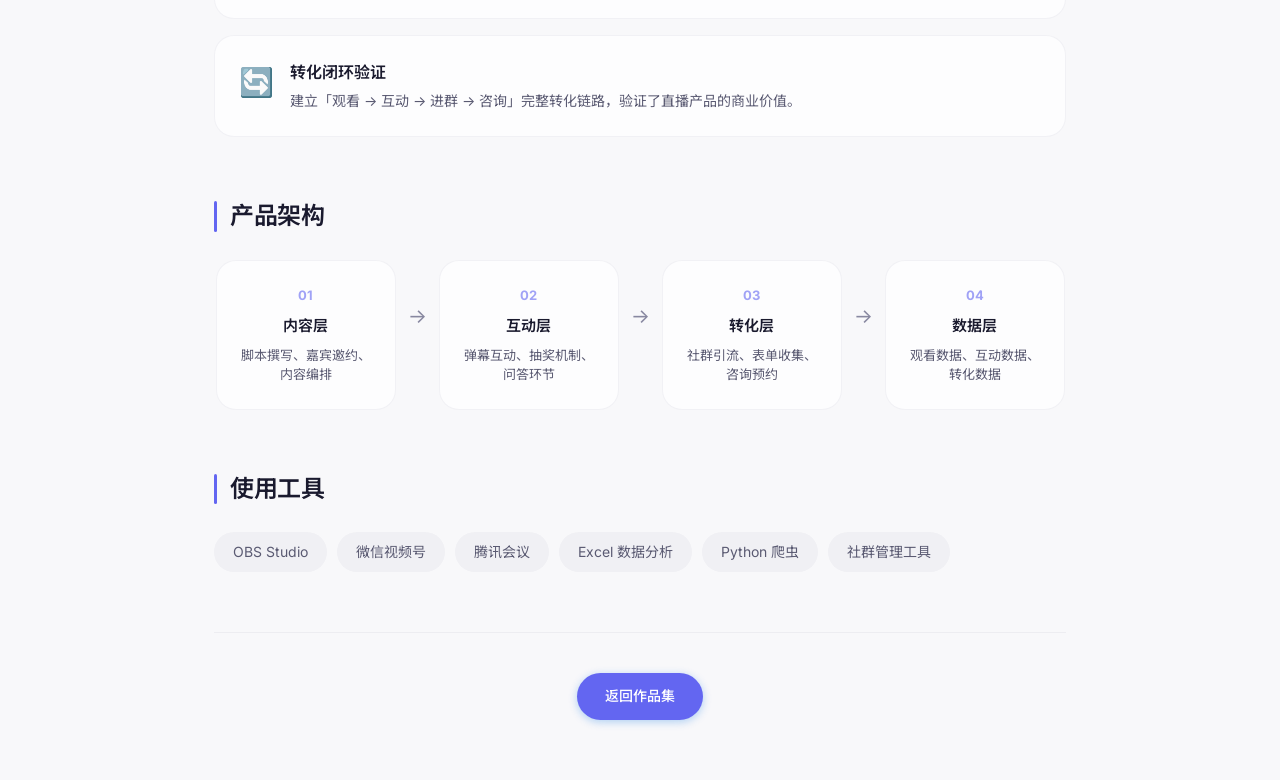
<file: projects/live-streaming.html>
<!DOCTYPE html>
<html lang="zh-CN">
<head>
  <meta charset="UTF-8">
  <meta name="viewport" content="width=device-width, initial-scale=1.0">
  <title>招生直播产品体系 — 邹俊锋</title>
  <link rel="stylesheet" href="../assets/css/style.css">
  <link rel="stylesheet" href="../assets/css/project-detail.css">
  <link rel="preconnect" href="https://fonts.googleapis.com">
  <link rel="preconnect" href="https://fonts.gstatic.com" crossorigin>
  <link href="https://fonts.googleapis.com/css2?family=Inter:wght@300;400;500;600;700&family=Noto+Sans+SC:wght@300;400;500;600;700&display=swap" rel="stylesheet">
</head>
<body>
  <nav class="detail-nav">
    <a href="../index.html" class="back-link">
      <svg width="20" height="20" viewBox="0 0 24 24" fill="none" stroke="currentColor" stroke-width="2">
        <path d="M19 12H5M12 19l-7-7 7-7"/>
      </svg>
      返回主页
    </a>
  </nav>

  <section class="detail-hero" style="background: linear-gradient(135deg, #2d1b69 0%, #11998e 100%)">
    <div class="detail-hero-content">
      <span class="detail-tag">直播产品</span>
      <h1 class="detail-title">招生直播产品体系</h1>
      <p class="detail-subtitle">从 0 到 1 构建直播产品，累计观看 30 万+</p>
    </div>
  </section>

  <main class="detail-main">
    <section class="detail-section">
      <h2 class="detail-section-title">项目概述</h2>
      <div class="detail-overview">
        <div class="overview-card">
          <div class="overview-number">30万+</div>
          <div class="overview-label">累计观看人次</div>
        </div>
        <div class="overview-card">
          <div class="overview-number">2000+</div>
          <div class="overview-label">单场最高在线</div>
        </div>
        <div class="overview-card">
          <div class="overview-number">5000+</div>
          <div class="overview-label">精准用户获取</div>
        </div>
      </div>
      <p class="detail-text">负责汕头大学招生办系列直播的全案策划与执行。从直播产品的顶层设计到落地执行，构建了一套完整的直播产品体系，包括内容脚本、互动机制、转化路径设计，实现了从流量获取到用户沉淀的完整闭环。</p>
    </section>

    <section class="detail-section">
      <h2 class="detail-section-title">我的角色</h2>
      <div class="role-cards">
        <div class="role-card">
          <div class="role-icon">📋</div>
          <h3>产品设计</h3>
          <p>设计直播产品架构，包括内容脚本、互动机制、转化路径，确保每个环节都有明确的目标和可衡量的指标。</p>
        </div>
        <div class="role-card">
          <div class="role-icon">🎯</div>
          <h3>增长策略</h3>
          <p>设计多渠道预热漏斗，联动公众号、社群、朋友圈等渠道，实现精准触达目标用户。</p>
        </div>
        <div class="role-card">
          <div class="role-icon">🎬</div>
          <h3>现场统筹</h3>
          <p>负责直播现场的统筹协调，包括流程把控、互动设计、突发处理，确保直播效果最大化。</p>
        </div>
        <div class="role-card">
          <div class="role-icon">📊</div>
          <h3>数据复盘</h3>
          <p>建立直播数据看板，复盘观看时长、互动率、转化率等核心指标，持续优化产品策略。</p>
        </div>
      </div>
    </section>

    <section class="detail-section">
      <h2 class="detail-section-title">核心成果</h2>
      <div class="results-list">
        <div class="result-item">
          <div class="result-icon">📈</div>
          <div class="result-content">
            <h3>30 万+ 累计观看</h3>
            <p>通过多渠道预热和内容优化，实现累计观看 30 万+，单场最高同时在线 2000+ 人。</p>
          </div>
        </div>
        <div class="result-item">
          <div class="result-icon">🎯</div>
          <div class="result-content">
            <h3>5000+ 精准获客</h3>
            <p>通过直播内引流设计，为官方社群引流精准用户 5000+，获客成本远低于行业平均水平。</p>
          </div>
        </div>
        <div class="result-item">
          <div class="result-icon">🔄</div>
          <div class="result-content">
            <h3>转化闭环验证</h3>
            <p>建立「观看 → 互动 → 进群 → 咨询」完整转化链路，验证了直播产品的商业价值。</p>
          </div>
        </div>
      </div>
    </section>

    <section class="detail-section">
      <h2 class="detail-section-title">产品架构</h2>
      <div class="process-flow">
        <div class="process-step">
          <div class="process-number">01</div>
          <h3>内容层</h3>
          <p>脚本撰写、嘉宾邀约、内容编排</p>
        </div>
        <div class="process-arrow">→</div>
        <div class="process-step">
          <div class="process-number">02</div>
          <h3>互动层</h3>
          <p>弹幕互动、抽奖机制、问答环节</p>
        </div>
        <div class="process-arrow">→</div>
        <div class="process-step">
          <div class="process-number">03</div>
          <h3>转化层</h3>
          <p>社群引流、表单收集、咨询预约</p>
        </div>
        <div class="process-arrow">→</div>
        <div class="process-step">
          <div class="process-number">04</div>
          <h3>数据层</h3>
          <p>观看数据、互动数据、转化数据</p>
        </div>
      </div>
    </section>

    <section class="detail-section">
      <h2 class="detail-section-title">使用工具</h2>
      <div class="tech-tags">
        <span class="tech-tag">OBS Studio</span>
        <span class="tech-tag">微信视频号</span>
        <span class="tech-tag">腾讯会议</span>
        <span class="tech-tag">Excel 数据分析</span>
        <span class="tech-tag">Python 爬虫</span>
        <span class="tech-tag">社群管理工具</span>
      </div>
    </section>

    <div class="detail-back">
      <a href="../index.html#projects" class="btn btn-primary">返回作品集</a>
    </div>
  </main>
</body>
</html>
</file>
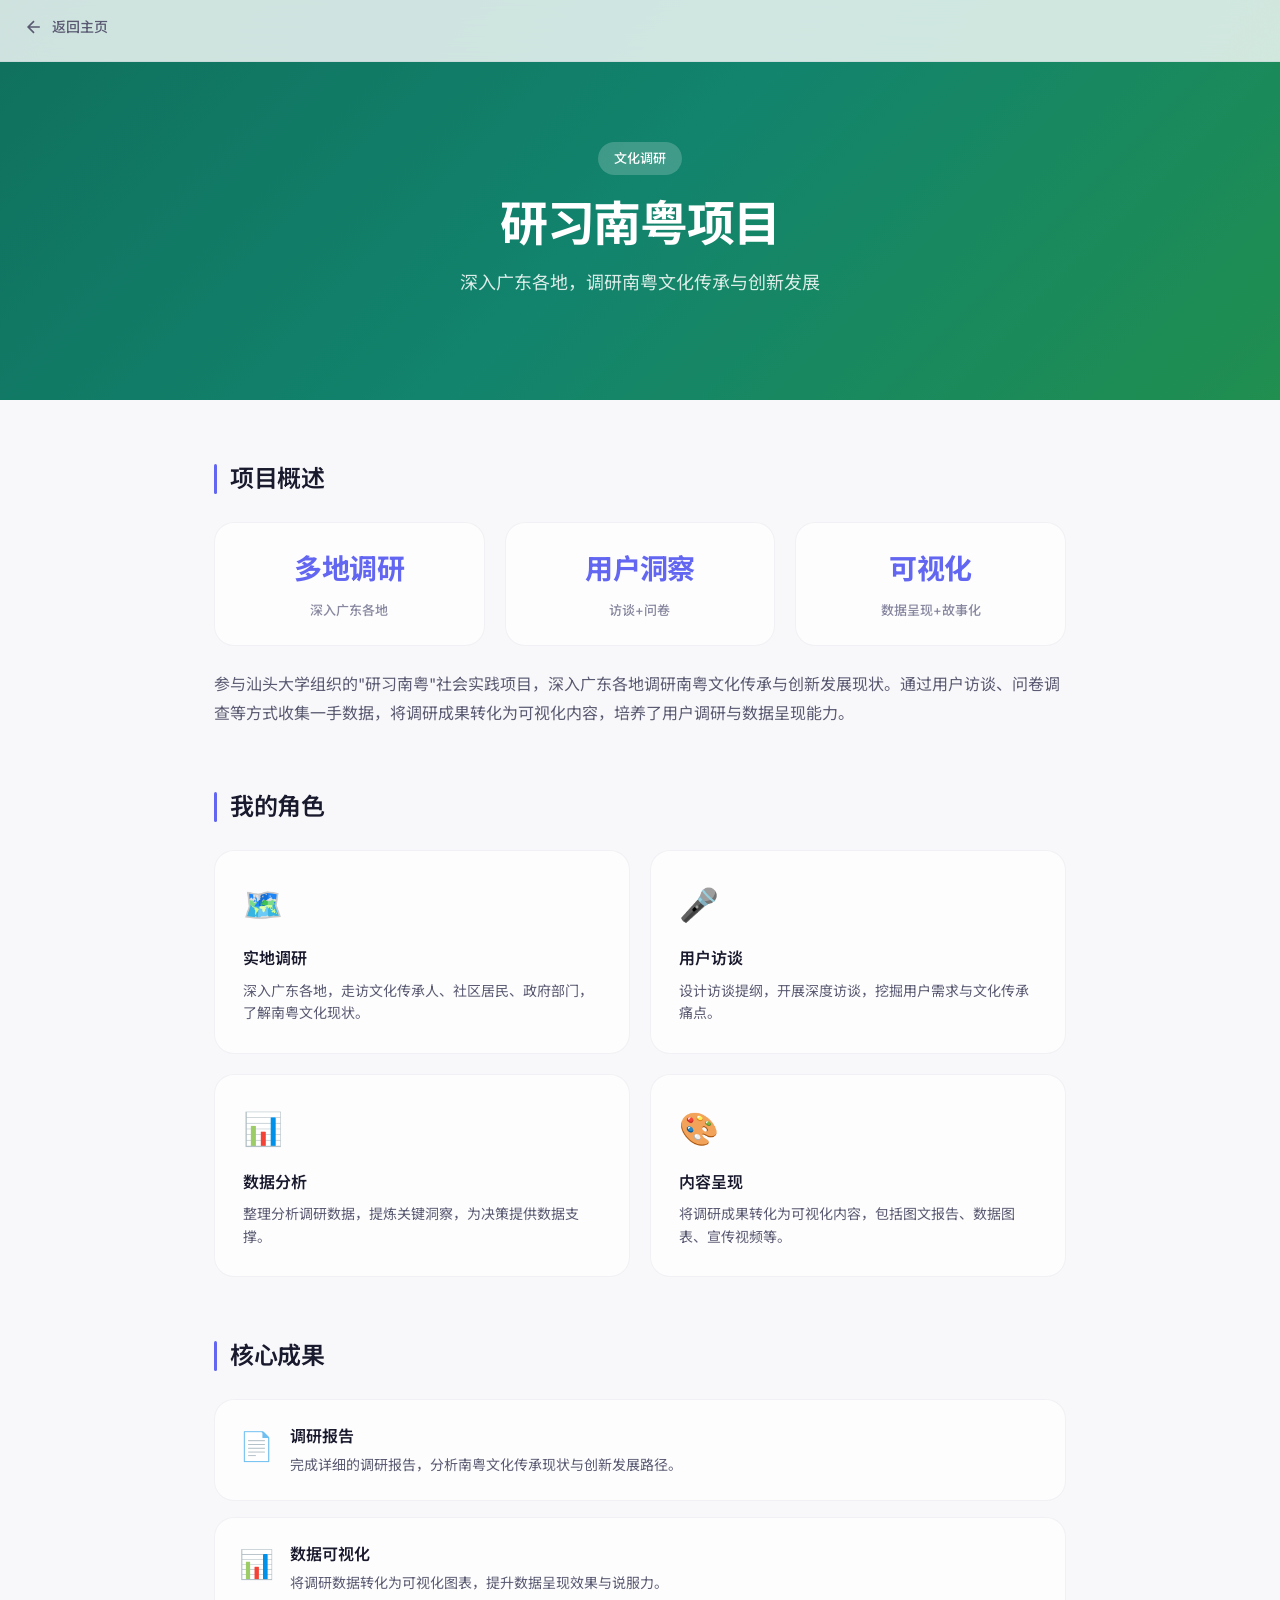
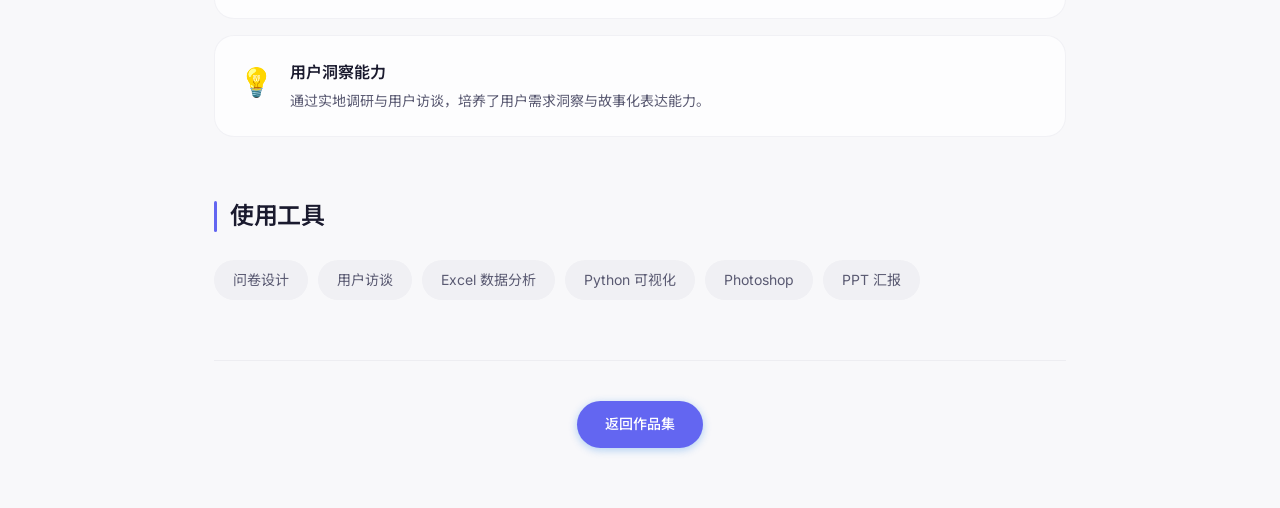
<file: projects/nanyue.html>
<!DOCTYPE html>
<html lang="zh-CN">
<head>
  <meta charset="UTF-8">
  <meta name="viewport" content="width=device-width, initial-scale=1.0">
  <title>研习南粤项目 — 邹俊锋</title>
  <link rel="stylesheet" href="../assets/css/style.css">
  <link rel="stylesheet" href="../assets/css/project-detail.css">
  <link rel="preconnect" href="https://fonts.googleapis.com">
  <link rel="preconnect" href="https://fonts.gstatic.com" crossorigin>
  <link href="https://fonts.googleapis.com/css2?family=Inter:wght@300;400;500;600;700&family=Noto+Sans+SC:wght@300;400;500;600;700&display=swap" rel="stylesheet">
</head>
<body>
  <nav class="detail-nav">
    <a href="../index.html" class="back-link">
      <svg width="20" height="20" viewBox="0 0 24 24" fill="none" stroke="currentColor" stroke-width="2">
        <path d="M19 12H5M12 19l-7-7 7-7"/>
      </svg>
      返回主页
    </a>
  </nav>

  <section class="detail-hero" style="background: linear-gradient(135deg, #16a085 0%, #1abc9c 50%, #2ecc71 100%)">
    <div class="detail-hero-content">
      <span class="detail-tag">文化调研</span>
      <h1 class="detail-title">研习南粤项目</h1>
      <p class="detail-subtitle">深入广东各地，调研南粤文化传承与创新发展</p>
    </div>
  </section>

  <main class="detail-main">
    <section class="detail-section">
      <h2 class="detail-section-title">项目概述</h2>
      <div class="detail-overview">
        <div class="overview-card">
          <div class="overview-number">多地调研</div>
          <div class="overview-label">深入广东各地</div>
        </div>
        <div class="overview-card">
          <div class="overview-number">用户洞察</div>
          <div class="overview-label">访谈+问卷</div>
        </div>
        <div class="overview-card">
          <div class="overview-number">可视化</div>
          <div class="overview-label">数据呈现+故事化</div>
        </div>
      </div>
      <p class="detail-text">参与汕头大学组织的"研习南粤"社会实践项目，深入广东各地调研南粤文化传承与创新发展现状。通过用户访谈、问卷调查等方式收集一手数据，将调研成果转化为可视化内容，培养了用户调研与数据呈现能力。</p>
    </section>

    <section class="detail-section">
      <h2 class="detail-section-title">我的角色</h2>
      <div class="role-cards">
        <div class="role-card">
          <div class="role-icon">🗺️</div>
          <h3>实地调研</h3>
          <p>深入广东各地，走访文化传承人、社区居民、政府部门，了解南粤文化现状。</p>
        </div>
        <div class="role-card">
          <div class="role-icon">🎤</div>
          <h3>用户访谈</h3>
          <p>设计访谈提纲，开展深度访谈，挖掘用户需求与文化传承痛点。</p>
        </div>
        <div class="role-card">
          <div class="role-icon">📊</div>
          <h3>数据分析</h3>
          <p>整理分析调研数据，提炼关键洞察，为决策提供数据支撑。</p>
        </div>
        <div class="role-card">
          <div class="role-icon">🎨</div>
          <h3>内容呈现</h3>
          <p>将调研成果转化为可视化内容，包括图文报告、数据图表、宣传视频等。</p>
        </div>
      </div>
    </section>

    <section class="detail-section">
      <h2 class="detail-section-title">核心成果</h2>
      <div class="results-list">
        <div class="result-item">
          <div class="result-icon">📄</div>
          <div class="result-content">
            <h3>调研报告</h3>
            <p>完成详细的调研报告，分析南粤文化传承现状与创新发展路径。</p>
          </div>
        </div>
        <div class="result-item">
          <div class="result-icon">📊</div>
          <div class="result-content">
            <h3>数据可视化</h3>
            <p>将调研数据转化为可视化图表，提升数据呈现效果与说服力。</p>
          </div>
        </div>
        <div class="result-item">
          <div class="result-icon">💡</div>
          <div class="result-content">
            <h3>用户洞察能力</h3>
            <p>通过实地调研与用户访谈，培养了用户需求洞察与故事化表达能力。</p>
          </div>
        </div>
      </div>
    </section>

    <section class="detail-section">
      <h2 class="detail-section-title">使用工具</h2>
      <div class="tech-tags">
        <span class="tech-tag">问卷设计</span>
        <span class="tech-tag">用户访谈</span>
        <span class="tech-tag">Excel 数据分析</span>
        <span class="tech-tag">Python 可视化</span>
        <span class="tech-tag">Photoshop</span>
        <span class="tech-tag">PPT 汇报</span>
      </div>
    </section>

    <div class="detail-back">
      <a href="../index.html#projects" class="btn btn-primary">返回作品集</a>
    </div>
  </main>
</body>
</html>
</file>
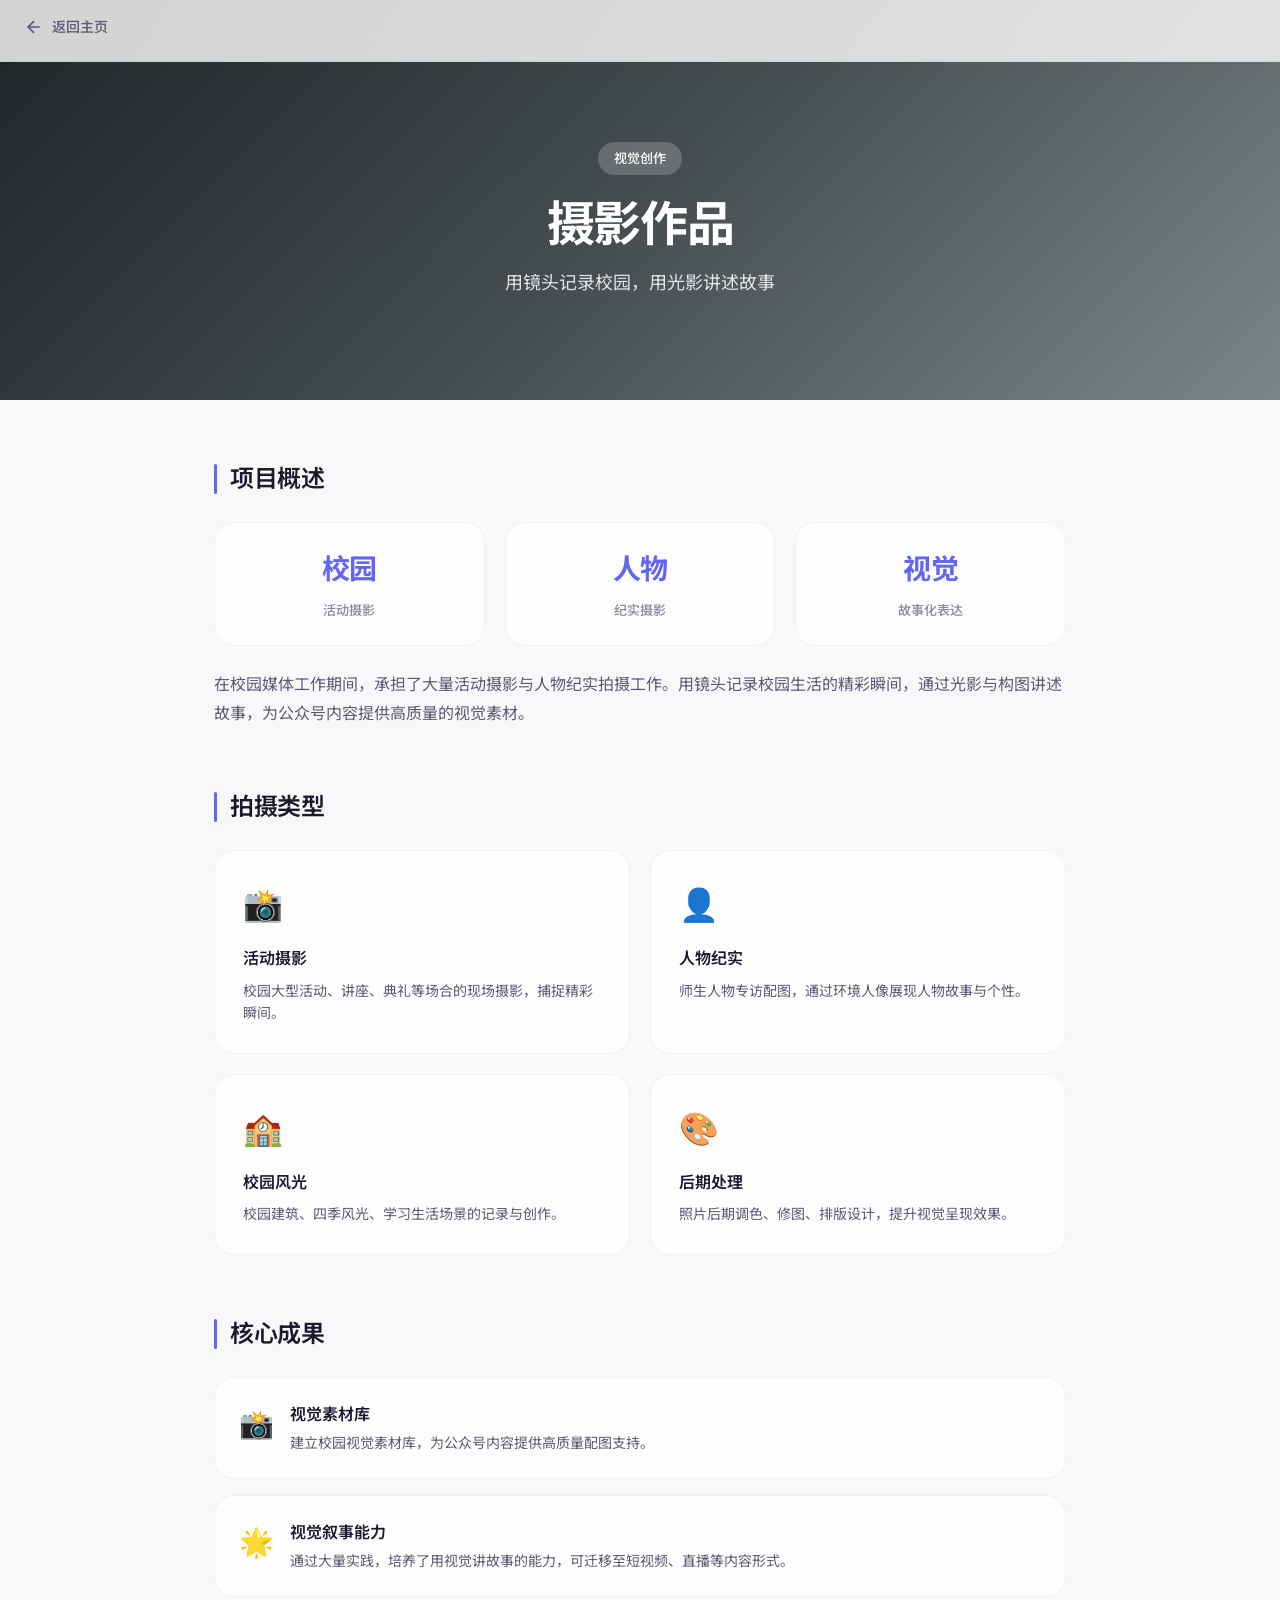
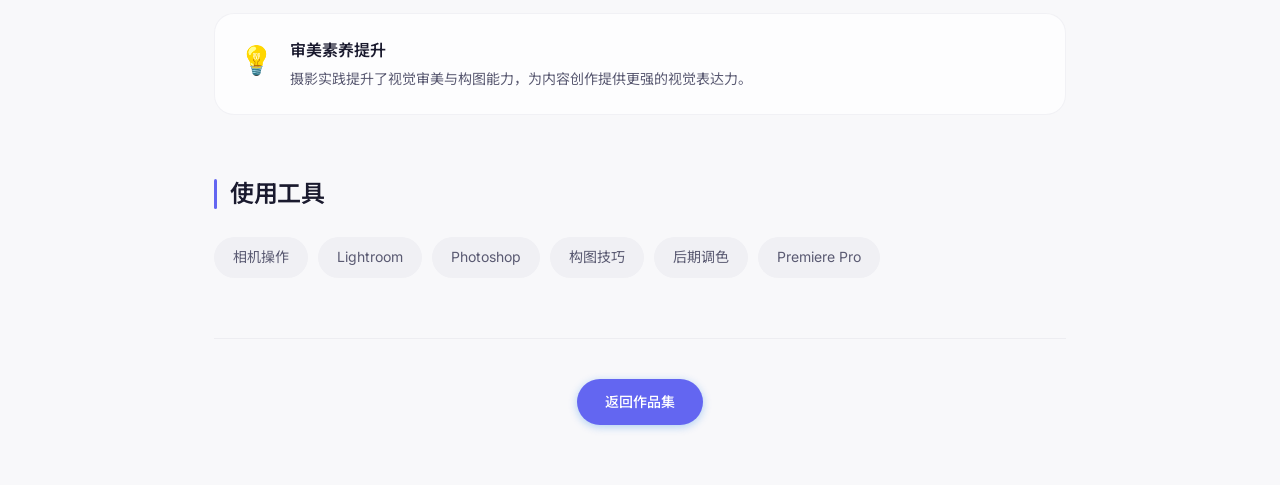
<file: projects/photography.html>
<!DOCTYPE html>
<html lang="zh-CN">
<head>
  <meta charset="UTF-8">
  <meta name="viewport" content="width=device-width, initial-scale=1.0">
  <title>摄影作品 — 邹俊锋</title>
  <link rel="stylesheet" href="../assets/css/style.css">
  <link rel="stylesheet" href="../assets/css/project-detail.css">
  <link rel="preconnect" href="https://fonts.googleapis.com">
  <link rel="preconnect" href="https://fonts.gstatic.com" crossorigin>
  <link href="https://fonts.googleapis.com/css2?family=Inter:wght@300;400;500;600;700&family=Noto+Sans+SC:wght@300;400;500;600;700&display=swap" rel="stylesheet">
</head>
<body>
  <nav class="detail-nav">
    <a href="../index.html" class="back-link">
      <svg width="20" height="20" viewBox="0 0 24 24" fill="none" stroke="currentColor" stroke-width="2">
        <path d="M19 12H5M12 19l-7-7 7-7"/>
      </svg>
      返回主页
    </a>
  </nav>

  <section class="detail-hero" style="background: linear-gradient(135deg, #2d3436 0%, #636e72 50%, #b2bec3 100%)">
    <div class="detail-hero-content">
      <span class="detail-tag">视觉创作</span>
      <h1 class="detail-title">摄影作品</h1>
      <p class="detail-subtitle">用镜头记录校园，用光影讲述故事</p>
    </div>
  </section>

  <main class="detail-main">
    <section class="detail-section">
      <h2 class="detail-section-title">项目概述</h2>
      <div class="detail-overview">
        <div class="overview-card">
          <div class="overview-number">校园</div>
          <div class="overview-label">活动摄影</div>
        </div>
        <div class="overview-card">
          <div class="overview-number">人物</div>
          <div class="overview-label">纪实摄影</div>
        </div>
        <div class="overview-card">
          <div class="overview-number">视觉</div>
          <div class="overview-label">故事化表达</div>
        </div>
      </div>
      <p class="detail-text">在校园媒体工作期间，承担了大量活动摄影与人物纪实拍摄工作。用镜头记录校园生活的精彩瞬间，通过光影与构图讲述故事，为公众号内容提供高质量的视觉素材。</p>
    </section>

    <section class="detail-section">
      <h2 class="detail-section-title">拍摄类型</h2>
      <div class="role-cards">
        <div class="role-card">
          <div class="role-icon">📸</div>
          <h3>活动摄影</h3>
          <p>校园大型活动、讲座、典礼等场合的现场摄影，捕捉精彩瞬间。</p>
        </div>
        <div class="role-card">
          <div class="role-icon">👤</div>
          <h3>人物纪实</h3>
          <p>师生人物专访配图，通过环境人像展现人物故事与个性。</p>
        </div>
        <div class="role-card">
          <div class="role-icon">🏫</div>
          <h3>校园风光</h3>
          <p>校园建筑、四季风光、学习生活场景的记录与创作。</p>
        </div>
        <div class="role-card">
          <div class="role-icon">🎨</div>
          <h3>后期处理</h3>
          <p>照片后期调色、修图、排版设计，提升视觉呈现效果。</p>
        </div>
      </div>
    </section>

    <section class="detail-section">
      <h2 class="detail-section-title">核心成果</h2>
      <div class="results-list">
        <div class="result-item">
          <div class="result-icon">📸</div>
          <div class="result-content">
            <h3>视觉素材库</h3>
            <p>建立校园视觉素材库，为公众号内容提供高质量配图支持。</p>
          </div>
        </div>
        <div class="result-item">
          <div class="result-icon">🌟</div>
          <div class="result-content">
            <h3>视觉叙事能力</h3>
            <p>通过大量实践，培养了用视觉讲故事的能力，可迁移至短视频、直播等内容形式。</p>
          </div>
        </div>
        <div class="result-item">
          <div class="result-icon">💡</div>
          <div class="result-content">
            <h3>审美素养提升</h3>
            <p>摄影实践提升了视觉审美与构图能力，为内容创作提供更强的视觉表达力。</p>
          </div>
        </div>
      </div>
    </section>

    <section class="detail-section">
      <h2 class="detail-section-title">使用工具</h2>
      <div class="tech-tags">
        <span class="tech-tag">相机操作</span>
        <span class="tech-tag">Lightroom</span>
        <span class="tech-tag">Photoshop</span>
        <span class="tech-tag">构图技巧</span>
        <span class="tech-tag">后期调色</span>
        <span class="tech-tag">Premiere Pro</span>
      </div>
    </section>

    <div class="detail-back">
      <a href="../index.html#projects" class="btn btn-primary">返回作品集</a>
    </div>
  </main>
</body>
</html>
</file>
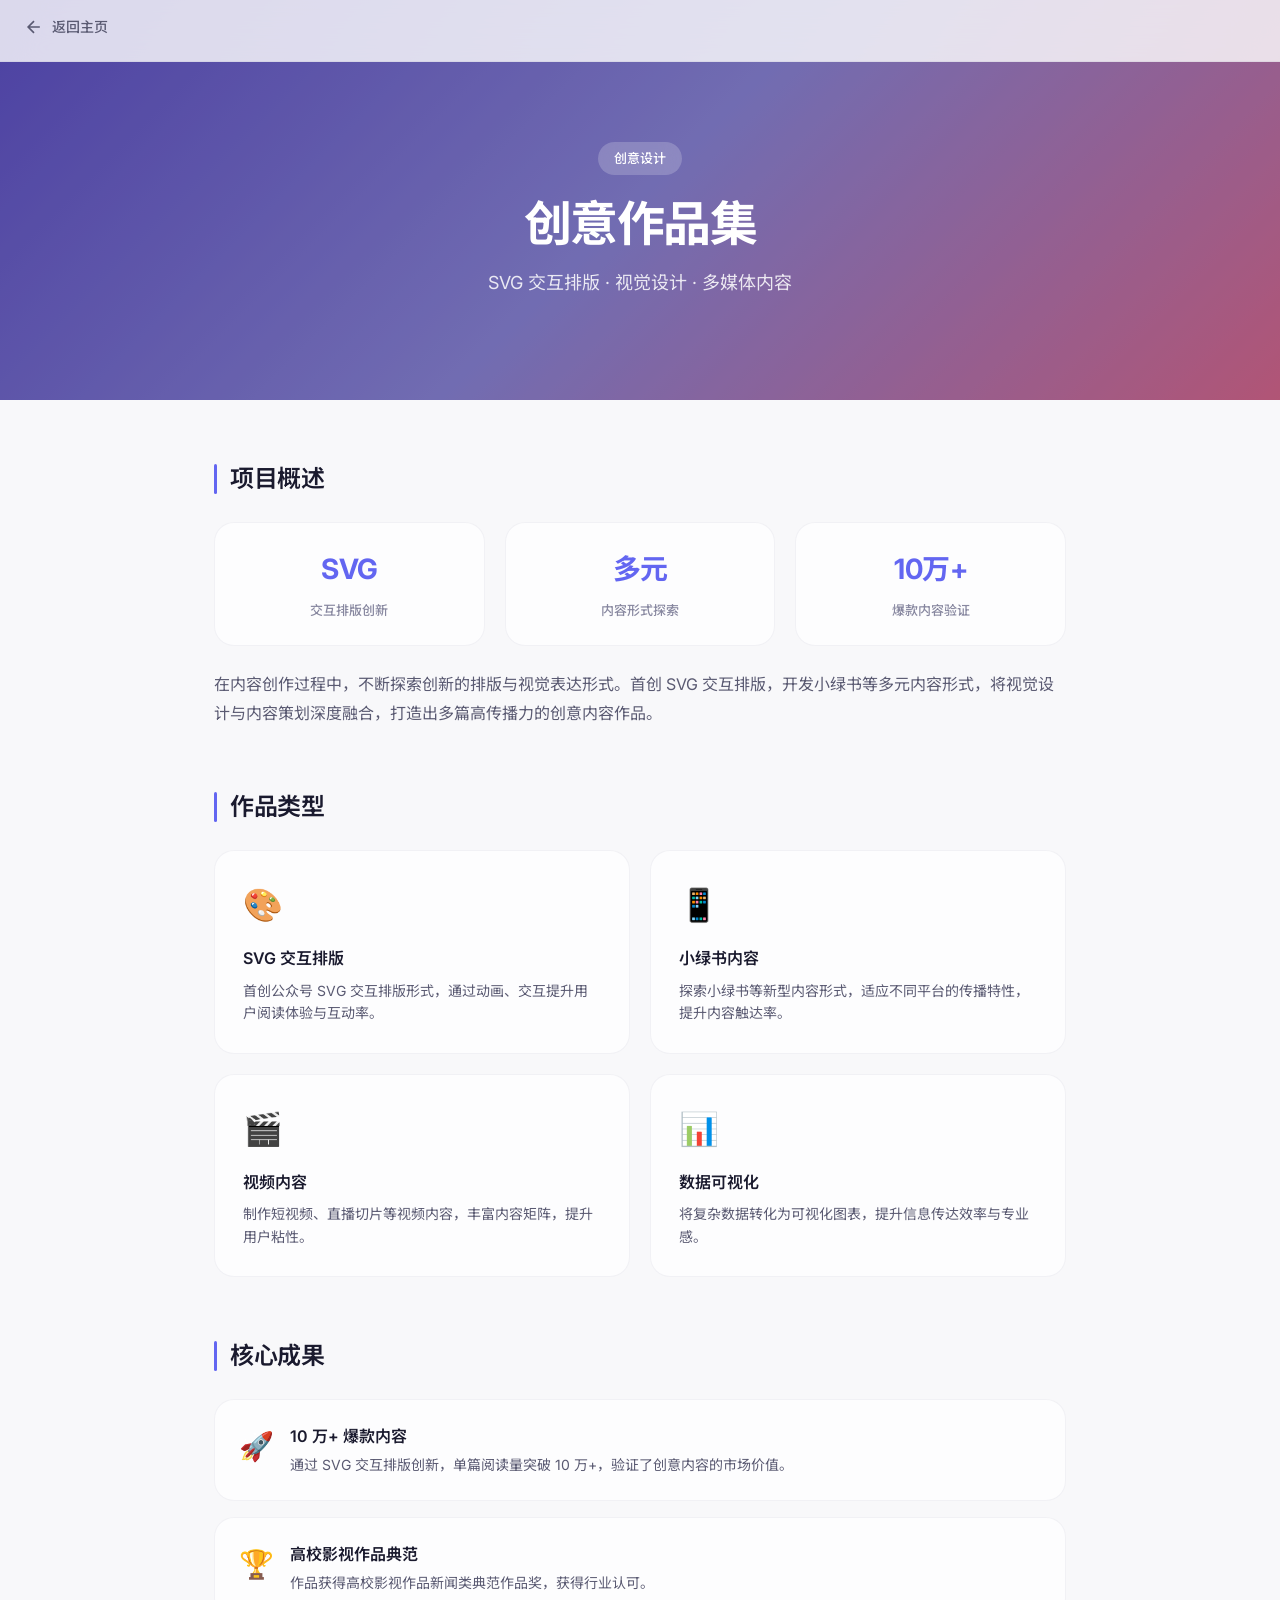
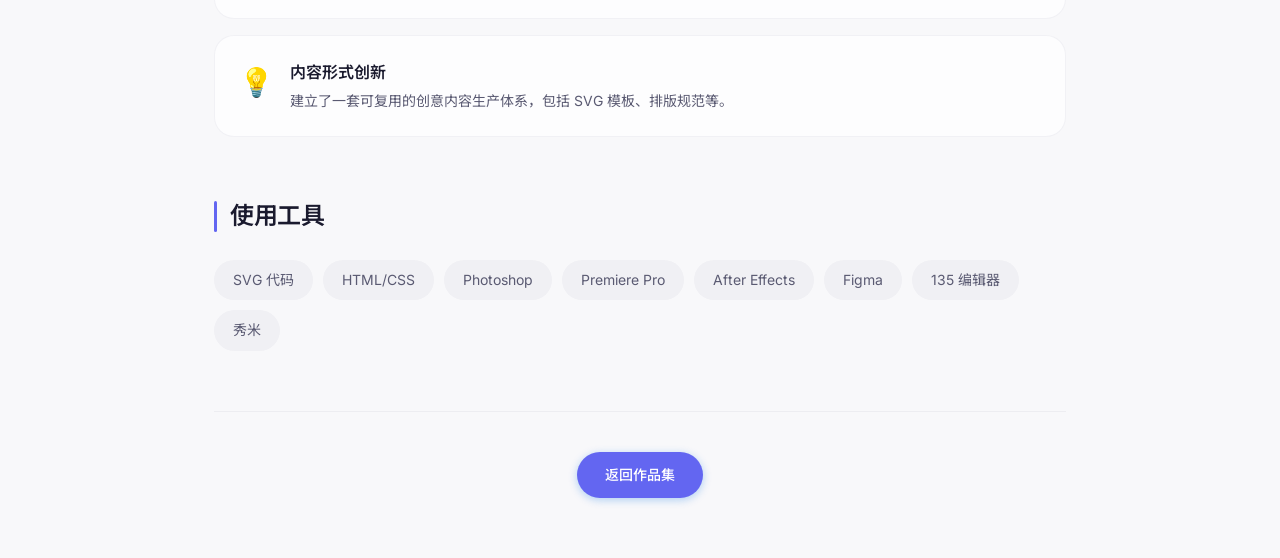
<file: projects/portfolio.html>
<!DOCTYPE html>
<html lang="zh-CN">
<head>
  <meta charset="UTF-8">
  <meta name="viewport" content="width=device-width, initial-scale=1.0">
  <title>创意作品集 — 邹俊锋</title>
  <link rel="stylesheet" href="../assets/css/style.css">
  <link rel="stylesheet" href="../assets/css/project-detail.css">
  <link rel="preconnect" href="https://fonts.googleapis.com">
  <link rel="preconnect" href="https://fonts.gstatic.com" crossorigin>
  <link href="https://fonts.googleapis.com/css2?family=Inter:wght@300;400;500;600;700&family=Noto+Sans+SC:wght@300;400;500;600;700&display=swap" rel="stylesheet">
</head>
<body>
  <nav class="detail-nav">
    <a href="../index.html" class="back-link">
      <svg width="20" height="20" viewBox="0 0 24 24" fill="none" stroke="currentColor" stroke-width="2">
        <path d="M19 12H5M12 19l-7-7 7-7"/>
      </svg>
      返回主页
    </a>
  </nav>

  <section class="detail-hero" style="background: linear-gradient(135deg, #6c5ce7 0%, #a29bfe 50%, #fd79a8 100%)">
    <div class="detail-hero-content">
      <span class="detail-tag">创意设计</span>
      <h1 class="detail-title">创意作品集</h1>
      <p class="detail-subtitle">SVG 交互排版 · 视觉设计 · 多媒体内容</p>
    </div>
  </section>

  <main class="detail-main">
    <section class="detail-section">
      <h2 class="detail-section-title">项目概述</h2>
      <div class="detail-overview">
        <div class="overview-card">
          <div class="overview-number">SVG</div>
          <div class="overview-label">交互排版创新</div>
        </div>
        <div class="overview-card">
          <div class="overview-number">多元</div>
          <div class="overview-label">内容形式探索</div>
        </div>
        <div class="overview-card">
          <div class="overview-number">10万+</div>
          <div class="overview-label">爆款内容验证</div>
        </div>
      </div>
      <p class="detail-text">在内容创作过程中，不断探索创新的排版与视觉表达形式。首创 SVG 交互排版，开发小绿书等多元内容形式，将视觉设计与内容策划深度融合，打造出多篇高传播力的创意内容作品。</p>
    </section>

    <section class="detail-section">
      <h2 class="detail-section-title">作品类型</h2>
      <div class="role-cards">
        <div class="role-card">
          <div class="role-icon">🎨</div>
          <h3>SVG 交互排版</h3>
          <p>首创公众号 SVG 交互排版形式，通过动画、交互提升用户阅读体验与互动率。</p>
        </div>
        <div class="role-card">
          <div class="role-icon">📱</div>
          <h3>小绿书内容</h3>
          <p>探索小绿书等新型内容形式，适应不同平台的传播特性，提升内容触达率。</p>
        </div>
        <div class="role-card">
          <div class="role-icon">🎬</div>
          <h3>视频内容</h3>
          <p>制作短视频、直播切片等视频内容，丰富内容矩阵，提升用户粘性。</p>
        </div>
        <div class="role-card">
          <div class="role-icon">📊</div>
          <h3>数据可视化</h3>
          <p>将复杂数据转化为可视化图表，提升信息传达效率与专业感。</p>
        </div>
      </div>
    </section>

    <section class="detail-section">
      <h2 class="detail-section-title">核心成果</h2>
      <div class="results-list">
        <div class="result-item">
          <div class="result-icon">🚀</div>
          <div class="result-content">
            <h3>10 万+ 爆款内容</h3>
            <p>通过 SVG 交互排版创新，单篇阅读量突破 10 万+，验证了创意内容的市场价值。</p>
          </div>
        </div>
        <div class="result-item">
          <div class="result-icon">🏆</div>
          <div class="result-content">
            <h3>高校影视作品典范</h3>
            <p>作品获得高校影视作品新闻类典范作品奖，获得行业认可。</p>
          </div>
        </div>
        <div class="result-item">
          <div class="result-icon">💡</div>
          <div class="result-content">
            <h3>内容形式创新</h3>
            <p>建立了一套可复用的创意内容生产体系，包括 SVG 模板、排版规范等。</p>
          </div>
        </div>
      </div>
    </section>

    <section class="detail-section">
      <h2 class="detail-section-title">使用工具</h2>
      <div class="tech-tags">
        <span class="tech-tag">SVG 代码</span>
        <span class="tech-tag">HTML/CSS</span>
        <span class="tech-tag">Photoshop</span>
        <span class="tech-tag">Premiere Pro</span>
        <span class="tech-tag">After Effects</span>
        <span class="tech-tag">Figma</span>
        <span class="tech-tag">135 编辑器</span>
        <span class="tech-tag">秀米</span>
      </div>
    </section>

    <div class="detail-back">
      <a href="../index.html#projects" class="btn btn-primary">返回作品集</a>
    </div>
  </main>
</body>
</html>
</file>
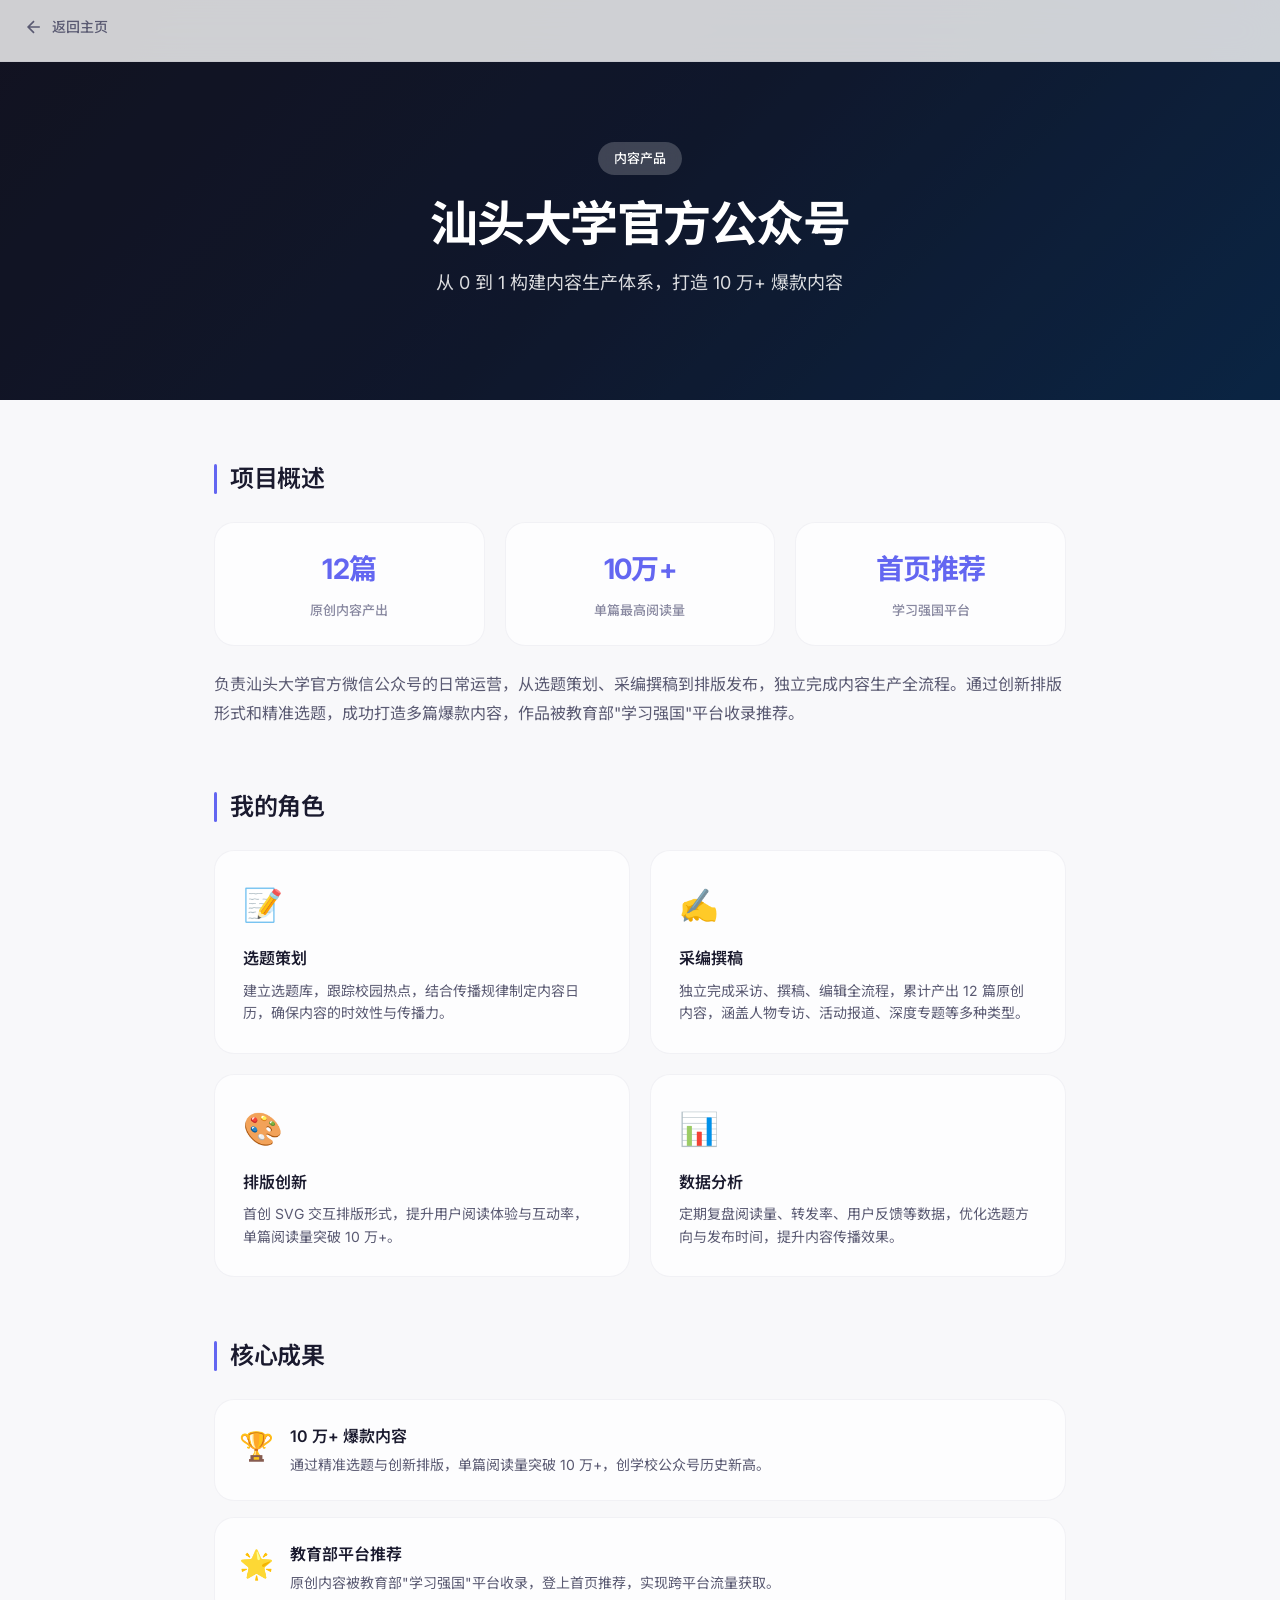
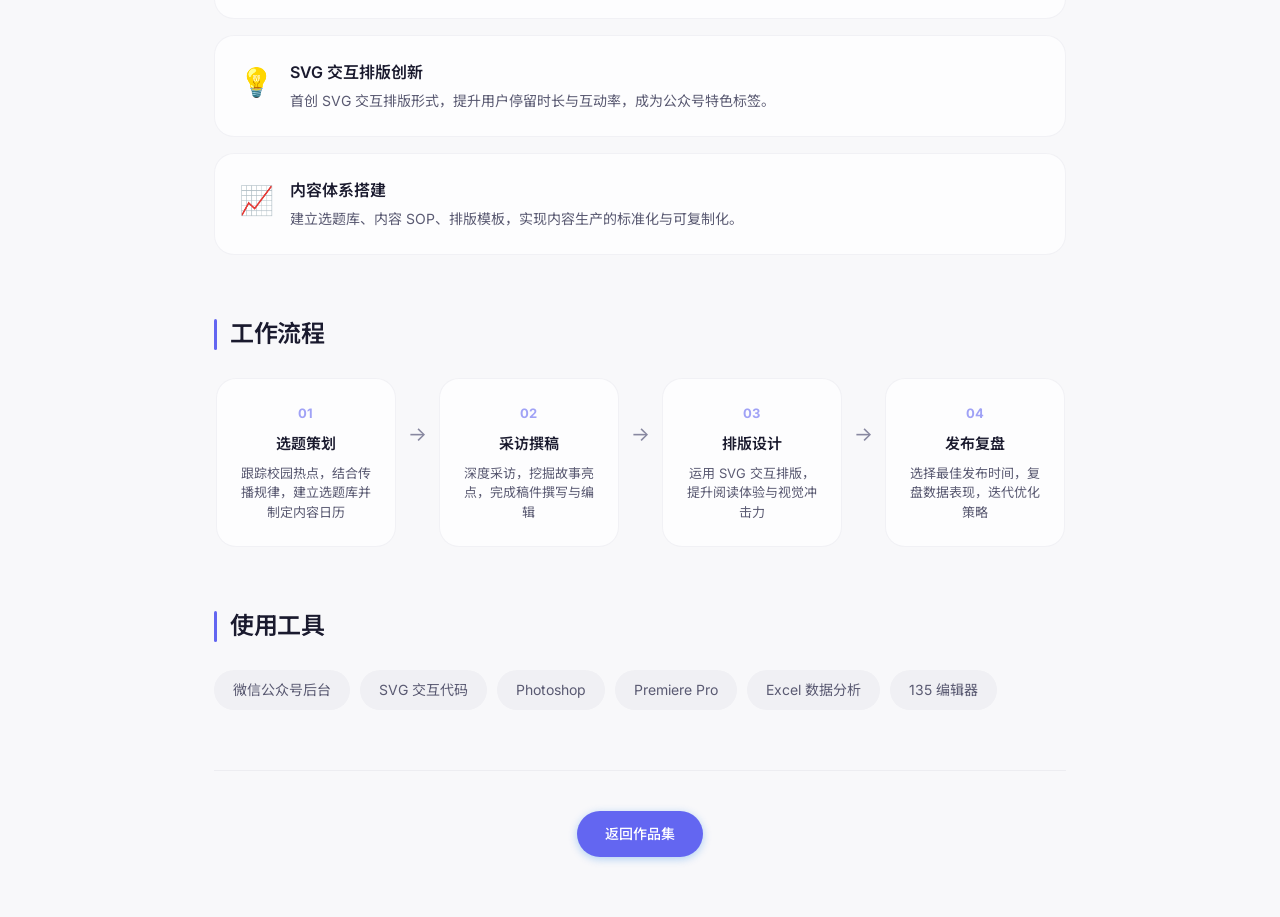
<file: projects/wechat-ops.html>
<!DOCTYPE html>
<html lang="zh-CN">
<head>
  <meta charset="UTF-8">
  <meta name="viewport" content="width=device-width, initial-scale=1.0">
  <title>汕头大学官方公众号运营 — 邹俊锋</title>
  <link rel="stylesheet" href="../assets/css/style.css">
  <link rel="stylesheet" href="../assets/css/project-detail.css">
  <link rel="preconnect" href="https://fonts.googleapis.com">
  <link rel="preconnect" href="https://fonts.gstatic.com" crossorigin>
  <link href="https://fonts.googleapis.com/css2?family=Inter:wght@300;400;500;600;700&family=Noto+Sans+SC:wght@300;400;500;600;700&display=swap" rel="stylesheet">
</head>
<body>
  <!-- Back Nav -->
  <nav class="detail-nav">
    <a href="../index.html" class="back-link">
      <svg width="20" height="20" viewBox="0 0 24 24" fill="none" stroke="currentColor" stroke-width="2">
        <path d="M19 12H5M12 19l-7-7 7-7"/>
      </svg>
      返回主页
    </a>
  </nav>

  <!-- Hero -->
  <section class="detail-hero" style="background: linear-gradient(135deg, #1a1a2e 0%, #16213e 50%, #0f3460 100%)">
    <div class="detail-hero-content">
      <span class="detail-tag">内容产品</span>
      <h1 class="detail-title">汕头大学官方公众号</h1>
      <p class="detail-subtitle">从 0 到 1 构建内容生产体系，打造 10 万+ 爆款内容</p>
    </div>
  </section>

  <!-- Content -->
  <main class="detail-main">
    <!-- Overview -->
    <section class="detail-section">
      <h2 class="detail-section-title">项目概述</h2>
      <div class="detail-overview">
        <div class="overview-card">
          <div class="overview-number">12篇</div>
          <div class="overview-label">原创内容产出</div>
        </div>
        <div class="overview-card">
          <div class="overview-number">10万+</div>
          <div class="overview-label">单篇最高阅读量</div>
        </div>
        <div class="overview-card">
          <div class="overview-number">首页推荐</div>
          <div class="overview-label">学习强国平台</div>
        </div>
      </div>
      <p class="detail-text">负责汕头大学官方微信公众号的日常运营，从选题策划、采编撰稿到排版发布，独立完成内容生产全流程。通过创新排版形式和精准选题，成功打造多篇爆款内容，作品被教育部"学习强国"平台收录推荐。</p>
    </section>

    <!-- My Role -->
    <section class="detail-section">
      <h2 class="detail-section-title">我的角色</h2>
      <div class="role-cards">
        <div class="role-card">
          <div class="role-icon">📝</div>
          <h3>选题策划</h3>
          <p>建立选题库，跟踪校园热点，结合传播规律制定内容日历，确保内容的时效性与传播力。</p>
        </div>
        <div class="role-card">
          <div class="role-icon">✍️</div>
          <h3>采编撰稿</h3>
          <p>独立完成采访、撰稿、编辑全流程，累计产出 12 篇原创内容，涵盖人物专访、活动报道、深度专题等多种类型。</p>
        </div>
        <div class="role-card">
          <div class="role-icon">🎨</div>
          <h3>排版创新</h3>
          <p>首创 SVG 交互排版形式，提升用户阅读体验与互动率，单篇阅读量突破 10 万+。</p>
        </div>
        <div class="role-card">
          <div class="role-icon">📊</div>
          <h3>数据分析</h3>
          <p>定期复盘阅读量、转发率、用户反馈等数据，优化选题方向与发布时间，提升内容传播效果。</p>
        </div>
      </div>
    </section>

    <!-- Key Results -->
    <section class="detail-section">
      <h2 class="detail-section-title">核心成果</h2>
      <div class="results-list">
        <div class="result-item">
          <div class="result-icon">🏆</div>
          <div class="result-content">
            <h3>10 万+ 爆款内容</h3>
            <p>通过精准选题与创新排版，单篇阅读量突破 10 万+，创学校公众号历史新高。</p>
          </div>
        </div>
        <div class="result-item">
          <div class="result-icon">🌟</div>
          <div class="result-content">
            <h3>教育部平台推荐</h3>
            <p>原创内容被教育部"学习强国"平台收录，登上首页推荐，实现跨平台流量获取。</p>
          </div>
        </div>
        <div class="result-item">
          <div class="result-icon">💡</div>
          <div class="result-content">
            <h3>SVG 交互排版创新</h3>
            <p>首创 SVG 交互排版形式，提升用户停留时长与互动率，成为公众号特色标签。</p>
          </div>
        </div>
        <div class="result-item">
          <div class="result-icon">📈</div>
          <div class="result-content">
            <h3>内容体系搭建</h3>
            <p>建立选题库、内容 SOP、排版模板，实现内容生产的标准化与可复制化。</p>
          </div>
        </div>
      </div>
    </section>

    <!-- Process -->
    <section class="detail-section">
      <h2 class="detail-section-title">工作流程</h2>
      <div class="process-flow">
        <div class="process-step">
          <div class="process-number">01</div>
          <h3>选题策划</h3>
          <p>跟踪校园热点，结合传播规律，建立选题库并制定内容日历</p>
        </div>
        <div class="process-arrow">→</div>
        <div class="process-step">
          <div class="process-number">02</div>
          <h3>采访撰稿</h3>
          <p>深度采访，挖掘故事亮点，完成稿件撰写与编辑</p>
        </div>
        <div class="process-arrow">→</div>
        <div class="process-step">
          <div class="process-number">03</div>
          <h3>排版设计</h3>
          <p>运用 SVG 交互排版，提升阅读体验与视觉冲击力</p>
        </div>
        <div class="process-arrow">→</div>
        <div class="process-step">
          <div class="process-number">04</div>
          <h3>发布复盘</h3>
          <p>选择最佳发布时间，复盘数据表现，迭代优化策略</p>
        </div>
      </div>
    </section>

    <!-- Tech Stack -->
    <section class="detail-section">
      <h2 class="detail-section-title">使用工具</h2>
      <div class="tech-tags">
        <span class="tech-tag">微信公众号后台</span>
        <span class="tech-tag">SVG 交互代码</span>
        <span class="tech-tag">Photoshop</span>
        <span class="tech-tag">Premiere Pro</span>
        <span class="tech-tag">Excel 数据分析</span>
        <span class="tech-tag">135 编辑器</span>
      </div>
    </section>

    <!-- Back -->
    <div class="detail-back">
      <a href="../index.html#projects" class="btn btn-primary">返回作品集</a>
    </div>
  </main>
</body>
</html>
</file>
<file: assets/css/style.css>
/* =============================================
   Apple-Inspired Minimal Personal Website
   Enhanced with Dynamic Interactions
   ============================================= */

/* ---- Reset & Base ---- */
*,
*::before,
*::after {
  margin: 0;
  padding: 0;
  box-sizing: border-box;
}

:root {
  --bg: #f8f8fa;
  --bg-alt: #f0f0f4;
  --text: #1a1a2e;
  --text-secondary: #5a5a72;
  --text-tertiary: #8888a0;
  --accent: #6366f1;
  --accent-hover: #818cf8;
  --border: rgba(100, 100, 140, 0.08);
  --card-bg: rgba(255, 255, 255, 0.72);
  --card-shadow: 0 2px 16px rgba(100, 100, 140, 0.06);
  --card-shadow-hover: 0 12px 40px rgba(100, 100, 140, 0.12);
  --radius: 20px;
  --radius-sm: 12px;
  --transition: 0.3s cubic-bezier(0.25, 0.46, 0.45, 0.94);
  --transition-spring: 0.5s cubic-bezier(0.34, 1.56, 0.64, 1);
  --nav-height: 52px;
  --container: 1080px;
}

html {
  scroll-behavior: smooth;
  -webkit-font-smoothing: antialiased;
  -moz-osx-font-smoothing: grayscale;
}

body {
  font-family: 'Inter', 'Noto Sans SC', -apple-system, BlinkMacSystemFont, 'Segoe UI', sans-serif;
  background: var(--bg);
  color: var(--text);
  line-height: 1.6;
  overflow-x: hidden;
  cursor: none;
}

/* ---- Animated Mesh Gradient Background ---- */
.mesh-bg {
  position: fixed;
  top: 0;
  left: 0;
  width: 100%;
  height: 100%;
  z-index: -10;
  overflow: hidden;
  pointer-events: none;
  background: linear-gradient(135deg, #f8f8fa 0%, #eeeef4 30%, #f4f0fa 60%, #f0f4f8 100%);
}

.mesh-blob {
  position: absolute;
  border-radius: 50%;
  filter: blur(100px);
  opacity: 0.5;
  animation: meshFloat 20s ease-in-out infinite;
  mix-blend-mode: multiply;
}

.mesh-blob:nth-child(1) {
  width: 700px;
  height: 700px;
  background: radial-gradient(circle, rgba(99, 102, 241, 0.2) 0%, rgba(99, 102, 241, 0) 70%);
  top: -15%;
  left: -10%;
  animation-duration: 28s;
}

.mesh-blob:nth-child(2) {
  width: 550px;
  height: 550px;
  background: radial-gradient(circle, rgba(168, 85, 247, 0.18) 0%, rgba(168, 85, 247, 0) 70%);
  top: 25%;
  right: -8%;
  animation-duration: 32s;
  animation-delay: -5s;
}

.mesh-blob:nth-child(3) {
  width: 500px;
  height: 500px;
  background: radial-gradient(circle, rgba(236, 72, 153, 0.12) 0%, rgba(236, 72, 153, 0) 70%);
  bottom: -10%;
  left: 15%;
  animation-duration: 25s;
  animation-delay: -10s;
}

.mesh-blob:nth-child(4) {
  width: 400px;
  height: 400px;
  background: radial-gradient(circle, rgba(59, 130, 246, 0.15) 0%, rgba(59, 130, 246, 0) 70%);
  top: 55%;
  left: 55%;
  animation-duration: 30s;
  animation-delay: -15s;
}

.mesh-blob:nth-child(5) {
  width: 350px;
  height: 350px;
  background: radial-gradient(circle, rgba(16, 185, 129, 0.1) 0%, rgba(16, 185, 129, 0) 70%);
  top: 5%;
  left: 45%;
  animation-duration: 35s;
  animation-delay: -8s;
}

@keyframes meshFloat {
  0%, 100% { transform: translate(0, 0) scale(1) rotate(0deg); }
  25% { transform: translate(80px, -60px) scale(1.1) rotate(5deg); }
  50% { transform: translate(-40px, 80px) scale(0.95) rotate(-3deg); }
  75% { transform: translate(60px, 40px) scale(1.05) rotate(4deg); }
}

/* ---- Grid Pattern Overlay ---- */
.grid-pattern {
  position: fixed;
  top: 0;
  left: 0;
  width: 100%;
  height: 100%;
  z-index: -9;
  pointer-events: none;
  background-image:
    linear-gradient(rgba(100, 100, 140, 0.03) 1px, transparent 1px),
    linear-gradient(90deg, rgba(100, 100, 140, 0.03) 1px, transparent 1px);
  background-size: 60px 60px;
  mask-image: radial-gradient(ellipse at 50% 30%, black 20%, transparent 70%);
  -webkit-mask-image: radial-gradient(ellipse at 50% 30%, black 20%, transparent 70%);
}

/* ---- Floating Geometric Shapes ---- */
.geo-shapes {
  position: fixed;
  top: 0;
  left: 0;
  width: 100%;
  height: 100%;
  z-index: -8;
  pointer-events: none;
  overflow: hidden;
}

.geo-shape {
  position: absolute;
  border: 1.5px solid rgba(99, 102, 241, 0.06);
  animation: geoSpin 30s linear infinite;
}

.geo-shape:nth-child(1) {
  width: 120px;
  height: 120px;
  border-radius: 30% 70% 70% 30% / 30% 30% 70% 70%;
  top: 15%;
  right: 8%;
  animation-duration: 35s;
  border-color: rgba(99, 102, 241, 0.05);
}

.geo-shape:nth-child(2) {
  width: 80px;
  height: 80px;
  border-radius: 50%;
  bottom: 20%;
  left: 5%;
  animation-duration: 25s;
  animation-direction: reverse;
  border-color: rgba(168, 85, 247, 0.05);
}

.geo-shape:nth-child(3) {
  width: 60px;
  height: 60px;
  transform: rotate(45deg);
  top: 55%;
  right: 15%;
  animation-duration: 40s;
  border-color: rgba(236, 72, 153, 0.05);
  border-radius: 8px;
}

.geo-shape:nth-child(4) {
  width: 100px;
  height: 100px;
  border-radius: 40% 60% 65% 35% / 40% 45% 55% 60%;
  top: 75%;
  left: 40%;
  animation-duration: 32s;
  animation-direction: reverse;
  border-color: rgba(59, 130, 246, 0.04);
}

@keyframes geoSpin {
  0% { transform: rotate(0deg); }
  100% { transform: rotate(360deg); }
}

/* ---- Glow Orbs (behind sections) ---- */
.glow-orb {
  position: absolute;
  border-radius: 50%;
  filter: blur(100px);
  pointer-events: none;
  z-index: -1;
}

a {
  color: inherit;
  text-decoration: none;
}

img {
  max-width: 100%;
  display: block;
}

/* ---- Custom Cursor ---- */
.cursor-dot {
  position: fixed;
  width: 8px;
  height: 8px;
  background: var(--text);
  border-radius: 50%;
  pointer-events: none;
  z-index: 99999;
  transition: transform 0.15s ease, opacity 0.15s ease;
  mix-blend-mode: difference;
  transform: translate(-50%, -50%);
}

.cursor-ring {
  position: fixed;
  width: 36px;
  height: 36px;
  border: 1.5px solid rgba(29, 29, 31, 0.3);
  border-radius: 50%;
  pointer-events: none;
  z-index: 99998;
  transition: width 0.3s ease, height 0.3s ease, border-color 0.3s ease, transform 0.08s linear;
  transform: translate(-50%, -50%);
}

.cursor-ring.hover {
  width: 56px;
  height: 56px;
  border-color: var(--accent);
}

.cursor-dot.click {
  transform: translate(-50%, -50%) scale(0);
}

@media (max-width: 768px) {
  body { cursor: auto; }
  .cursor-dot, .cursor-ring { display: none; }
}

/* ---- Scroll Progress ---- */
.scroll-progress {
  position: fixed;
  top: 0;
  left: 0;
  height: 2px;
  background: linear-gradient(90deg, var(--accent), #34c759, #ff9500);
  z-index: 10001;
  width: 0%;
  transition: width 0.1s linear;
}

/* ---- Noise Overlay ---- */
.noise-overlay {
  position: fixed;
  top: 0;
  left: 0;
  width: 100%;
  height: 100%;
  pointer-events: none;
  z-index: 9999;
  opacity: 0.03;
  background-image: url("data:image/svg+xml,%3Csvg viewBox='0 0 256 256' xmlns='http://www.w3.org/2000/svg'%3E%3Cfilter id='n'%3E%3CfeTurbulence type='fractalNoise' baseFrequency='0.9' numOctaves='4' stitchTiles='stitch'/%3E%3C/filter%3E%3Crect width='100%25' height='100%25' filter='url(%23n)'/%3E%3C/svg%3E");
  background-repeat: repeat;
  background-size: 128px 128px;
}

/* ---- Navigation ---- */
.nav {
  position: fixed;
  top: 0;
  left: 0;
  right: 0;
  z-index: 10000;
  padding: 0 24px;
  height: var(--nav-height);
  transition: all var(--transition);
}

.nav.scrolled {
  background: rgba(248, 248, 250, 0.72);
  backdrop-filter: saturate(180%) blur(20px);
  -webkit-backdrop-filter: saturate(180%) blur(20px);
  border-bottom: 1px solid var(--border);
}

.nav-inner {
  max-width: var(--container);
  margin: 0 auto;
  display: flex;
  align-items: center;
  justify-content: space-between;
  height: 100%;
}

.nav-logo {
  font-size: 15px;
  font-weight: 600;
  letter-spacing: -0.02em;
  color: var(--text);
  position: relative;
}

.nav-logo::after {
  content: '';
  position: absolute;
  bottom: -2px;
  left: 0;
  width: 0;
  height: 1.5px;
  background: var(--accent);
  transition: width var(--transition);
}

.nav-logo:hover::after {
  width: 100%;
}

.nav-links {
  display: flex;
  gap: 28px;
}

.nav-links a {
  font-size: 13px;
  font-weight: 400;
  color: var(--text-secondary);
  transition: color var(--transition);
  position: relative;
}

.nav-links a::after {
  content: '';
  position: absolute;
  bottom: -4px;
  left: 0;
  width: 0;
  height: 1.5px;
  background: var(--accent);
  transition: width var(--transition);
}

.nav-links a:hover {
  color: var(--text);
}

.nav-links a:hover::after {
  width: 100%;
}

.nav-toggle {
  display: none;
  background: none;
  border: none;
  cursor: pointer;
  width: 24px;
  height: 18px;
  position: relative;
  z-index: 10001;
}

.nav-toggle span {
  display: block;
  width: 100%;
  height: 1.5px;
  background: var(--text);
  position: absolute;
  left: 0;
  transition: all 0.3s ease;
}

.nav-toggle span:first-child { top: 0; }
.nav-toggle span:last-child { bottom: 0; }

.nav-toggle.active span:first-child {
  top: 50%;
  transform: translateY(-50%) rotate(45deg);
}

.nav-toggle.active span:last-child {
  bottom: 50%;
  transform: translateY(50%) rotate(-45deg);
}

/* ---- Mobile Menu ---- */
.mobile-menu {
  position: fixed;
  top: 0;
  left: 0;
  right: 0;
  bottom: 0;
  background: rgba(248, 248, 250, 0.92);
  backdrop-filter: blur(40px);
  -webkit-backdrop-filter: blur(40px);
  z-index: 9999;
  display: flex;
  flex-direction: column;
  align-items: center;
  justify-content: center;
  gap: 32px;
  opacity: 0;
  pointer-events: none;
  transition: opacity 0.4s ease;
}

.mobile-menu.active {
  opacity: 1;
  pointer-events: auto;
}

.mobile-menu a {
  font-size: 28px;
  font-weight: 600;
  color: var(--text);
  opacity: 0;
  transform: translateY(20px);
  transition: all 0.4s ease;
}

.mobile-menu.active a {
  opacity: 1;
  transform: translateY(0);
}

.mobile-menu.active a:nth-child(1) { transition-delay: 0.05s; }
.mobile-menu.active a:nth-child(2) { transition-delay: 0.1s; }
.mobile-menu.active a:nth-child(3) { transition-delay: 0.15s; }
.mobile-menu.active a:nth-child(4) { transition-delay: 0.2s; }
.mobile-menu.active a:nth-child(5) { transition-delay: 0.25s; }

/* ---- Hero Section ---- */
.hero {
  min-height: 100dvh;
  display: flex;
  flex-direction: column;
  align-items: center;
  justify-content: center;
  padding: 120px 24px 80px;
  position: relative;
  overflow: hidden;
}

.hero-layout {
  display: flex;
  align-items: center;
  justify-content: space-between;
  max-width: 1100px;
  width: 100%;
  gap: 40px;
  position: relative;
  z-index: 1;
}

.hero-content {
  flex: 1;
  text-align: left;
}

.hero-character {
  flex-shrink: 0;
  position: relative;
  width: 340px;
}

.character-img {
  width: 100%;
  height: auto;
  border-radius: 24px;
  position: relative;
  z-index: 1;
  transition: transform 0.5s cubic-bezier(0.22, 1, 0.36, 1);
}

.character-img:hover {
  transform: scale(1.03) translateY(-4px);
}

.character-main {
  box-shadow: 0 20px 60px rgba(99, 102, 241, 0.2), 0 8px 24px rgba(0, 0, 0, 0.1);
}

.character-glow {
  position: absolute;
  top: 50%;
  left: 50%;
  transform: translate(-50%, -50%);
  width: 120%;
  height: 120%;
  border-radius: 50%;
  background: radial-gradient(circle, rgba(99, 102, 241, 0.15) 0%, transparent 70%);
  filter: blur(40px);
  z-index: 0;
  animation: glowPulse 4s ease-in-out infinite;
}

@keyframes glowPulse {
  0%, 100% { opacity: 0.6; transform: translate(-50%, -50%) scale(1); }
  50% { opacity: 1; transform: translate(-50%, -50%) scale(1.1); }
}

/* ---- About Character Layout ---- */
.about-layout {
  display: flex;
  align-items: center;
  gap: 48px;
  margin-bottom: 48px;
}

.about-character {
  flex-shrink: 0;
  width: 220px;
}

.character-think {
  box-shadow: 0 12px 40px rgba(168, 85, 247, 0.15), 0 6px 16px rgba(0, 0, 0, 0.08);
  border-radius: 20px;
}

.about-text {
  flex: 1;
}

.about-text .section-header {
  margin-bottom: 0;
}

/* ---- Contact Character Layout ---- */
.contact-layout {
  display: flex;
  align-items: center;
  justify-content: space-between;
  gap: 48px;
  margin-bottom: 48px;
}

.contact-character {
  flex-shrink: 0;
  width: 200px;
}

.character-wave {
  box-shadow: 0 12px 40px rgba(16, 185, 129, 0.15), 0 6px 16px rgba(0, 0, 0, 0.08);
  border-radius: 20px;
}

.contact-text {
  flex: 1;
}

.contact-text .section-header {
  margin-bottom: 0;
}

.hero::before {
  content: '';
  position: absolute;
  top: -50%;
  left: -50%;
  width: 200%;
  height: 200%;
  background: radial-gradient(ellipse at 20% 30%, rgba(99, 102, 241, 0.1) 0%, transparent 50%),
              radial-gradient(ellipse at 80% 70%, rgba(168, 85, 247, 0.08) 0%, transparent 50%),
              radial-gradient(ellipse at 50% 50%, rgba(236, 72, 153, 0.05) 0%, transparent 60%),
              radial-gradient(ellipse at 30% 80%, rgba(59, 130, 246, 0.06) 0%, transparent 50%);
  animation: heroGradient 12s ease-in-out infinite alternate;
  pointer-events: none;
}

@keyframes heroGradient {
  0% { transform: translate(0, 0) rotate(0deg) scale(1); }
  33% { transform: translate(-3%, 5%) rotate(2deg) scale(1.05); }
  66% { transform: translate(2%, -3%) rotate(-1deg) scale(0.98); }
  100% { transform: translate(-5%, 3%) rotate(3deg) scale(1.02); }
}

/* Hero rotating accent ring */
.hero-accent-ring {
  position: absolute;
  width: 600px;
  height: 600px;
  top: 50%;
  left: 50%;
  transform: translate(-50%, -50%);
  border: 1px solid rgba(99, 102, 241, 0.04);
  border-radius: 50%;
  animation: heroRingSpin 40s linear infinite;
  pointer-events: none;
}

.hero-accent-ring::before {
  content: '';
  position: absolute;
  width: 100%;
  height: 100%;
  border: 1px dashed rgba(168, 85, 247, 0.04);
  border-radius: 50%;
  animation: heroRingSpin 30s linear infinite reverse;
}

@keyframes heroRingSpin {
  from { transform: translate(-50%, -50%) rotate(0deg); }
  to { transform: translate(-50%, -50%) rotate(360deg); }
}

/* ---- Hero bottom gradient fade ---- */
.hero::after {
  content: '';
  position: absolute;
  bottom: 0;
  left: 0;
  right: 0;
  height: 200px;
  background: linear-gradient(to top, var(--bg), transparent);
  pointer-events: none;
  z-index: 1;
}

/* hero-content moved to hero-layout */

.hero-greeting {
  font-size: 16px;
  color: var(--text-tertiary);
  margin-bottom: 12px;
  font-weight: 400;
  letter-spacing: 0.02em;
}

.hero-name {
  font-size: clamp(48px, 10vw, 80px);
  font-weight: 700;
  letter-spacing: -0.04em;
  line-height: 1.05;
  margin-bottom: 16px;
  background: linear-gradient(135deg, var(--text) 0%, var(--text-secondary) 100%);
  -webkit-background-clip: text;
  -webkit-text-fill-color: transparent;
  background-clip: text;
}

.hero-title {
  font-size: clamp(16px, 3vw, 20px);
  color: var(--text-secondary);
  margin-bottom: 20px;
  font-weight: 400;
  letter-spacing: 0.01em;
}

.hero-desc {
  font-size: 15px;
  color: var(--text-tertiary);
  line-height: 1.7;
  max-width: 560px;
  margin: 0 auto 36px;
}

.hero-cta {
  display: flex;
  gap: 12px;
  justify-content: center;
  flex-wrap: wrap;
}

/* ---- Buttons ---- */
.btn {
  display: inline-flex;
  align-items: center;
  justify-content: center;
  padding: 12px 28px;
  border-radius: 980px;
  font-size: 14px;
  font-weight: 500;
  letter-spacing: -0.01em;
  transition: all var(--transition);
  position: relative;
  overflow: hidden;
}

.btn::before {
  content: '';
  position: absolute;
  inset: 0;
  background: linear-gradient(135deg, rgba(255,255,255,0.2), transparent);
  opacity: 0;
  transition: opacity var(--transition);
}

.btn:hover::before {
  opacity: 1;
}

.btn-primary {
  background: var(--accent);
  color: #fff;
  box-shadow: 0 2px 8px rgba(0, 113, 227, 0.3);
}

.btn-primary:hover {
  background: var(--accent-hover);
  box-shadow: 0 4px 16px rgba(0, 113, 227, 0.4);
  transform: translateY(-2px);
}

.btn-primary:active {
  transform: translateY(0) scale(0.98);
}

.btn-ghost {
  background: transparent;
  color: var(--accent);
  border: 1.5px solid var(--accent);
}

.btn-ghost:hover {
  background: var(--accent);
  color: #fff;
  transform: translateY(-2px);
}

.btn-ghost:active {
  transform: translateY(0) scale(0.98);
}

/* ---- Scroll Hint ---- */
.hero-scroll-hint {
  position: absolute;
  bottom: 40px;
  left: 50%;
  transform: translateX(-50%);
  display: flex;
  flex-direction: column;
  align-items: center;
  gap: 8px;
}

.hero-scroll-hint span {
  font-size: 11px;
  color: var(--text-tertiary);
  letter-spacing: 0.1em;
  text-transform: uppercase;
}

.scroll-line {
  width: 1px;
  height: 40px;
  background: var(--text-tertiary);
  position: relative;
  overflow: hidden;
}

.scroll-line::after {
  content: '';
  position: absolute;
  top: -100%;
  left: 0;
  width: 100%;
  height: 100%;
  background: var(--accent);
  animation: scrollLine 2s ease-in-out infinite;
}

@keyframes scrollLine {
  0% { top: -100%; }
  50% { top: 100%; }
  100% { top: 100%; }
}

/* ---- Sections ---- */
.section {
  padding: 120px 24px;
  position: relative;
}

.section-alt {
  background: var(--bg-alt);
  position: relative;
  overflow: hidden;
}

.section-alt::before {
  content: '';
  position: absolute;
  top: -200px;
  right: -200px;
  width: 500px;
  height: 500px;
  border-radius: 50%;
  background: radial-gradient(circle, rgba(99, 102, 241, 0.06) 0%, transparent 70%);
  filter: blur(60px);
  pointer-events: none;
}

.section-alt::after {
  content: '';
  position: absolute;
  bottom: -150px;
  left: -150px;
  width: 400px;
  height: 400px;
  border-radius: 50%;
  background: radial-gradient(circle, rgba(168, 85, 247, 0.05) 0%, transparent 70%);
  filter: blur(60px);
  pointer-events: none;
}

.container {
  max-width: var(--container);
  margin: 0 auto;
}

.section-header {
  margin-bottom: 64px;
}

.section-label {
  display: inline-block;
  font-size: 13px;
  font-weight: 500;
  color: var(--accent);
  letter-spacing: 0.04em;
  text-transform: uppercase;
  margin-bottom: 16px;
  position: relative;
  padding-left: 20px;
}

.section-label::before {
  content: '';
  position: absolute;
  left: 0;
  top: 50%;
  transform: translateY(-50%);
  width: 8px;
  height: 8px;
  border-radius: 50%;
  background: var(--accent);
  box-shadow: 0 0 12px rgba(99, 102, 241, 0.4);
  animation: pulse 2s ease-in-out infinite;
}

@keyframes pulse {
  0%, 100% { opacity: 1; transform: translateY(-50%) scale(1); }
  50% { opacity: 0.5; transform: translateY(-50%) scale(1.3); }
}

.section-title {
  font-size: clamp(32px, 6vw, 48px);
  font-weight: 700;
  letter-spacing: -0.03em;
  line-height: 1.15;
  color: var(--text);
}

/* ---- About Cards ---- */
.about-grid {
  display: grid;
  grid-template-columns: repeat(3, 1fr);
  gap: 20px;
}

.about-card {
  background: var(--card-bg);
  border-radius: var(--radius);
  padding: 36px 28px;
  border: 1px solid var(--border);
  transition: all var(--transition);
  position: relative;
  overflow: hidden;
}

.about-card::before {
  content: '';
  position: absolute;
  top: 0;
  left: 0;
  right: 0;
  height: 3px;
  background: linear-gradient(90deg, var(--accent), #34c759);
  transform: scaleX(0);
  transform-origin: left;
  transition: transform 0.5s cubic-bezier(0.22, 1, 0.36, 1);
}

.about-card:hover::before {
  transform: scaleX(1);
}

.about-card:hover {
  transform: translateY(-8px);
  box-shadow: var(--card-shadow-hover);
}

.about-number {
  font-size: 42px;
  font-weight: 700;
  letter-spacing: -0.04em;
  color: var(--text);
  margin-bottom: 4px;
  line-height: 1;
}

.about-card-label {
  font-size: 14px;
  font-weight: 500;
  color: var(--text-secondary);
  margin-bottom: 8px;
}

.about-card-desc {
  font-size: 13px;
  color: var(--text-tertiary);
  line-height: 1.6;
}

/* ---- Timeline ---- */
.timeline {
  position: relative;
  padding-left: 32px;
}

.timeline::before {
  content: '';
  position: absolute;
  left: 7px;
  top: 8px;
  bottom: 8px;
  width: 1px;
  background: linear-gradient(to bottom, var(--accent), var(--border));
}

.timeline-item {
  position: relative;
  padding-bottom: 48px;
}

.timeline-item:last-child {
  padding-bottom: 0;
}

.timeline-marker {
  position: absolute;
  left: -32px;
  top: 6px;
}

.timeline-dot {
  width: 14px;
  height: 14px;
  border-radius: 50%;
  background: var(--bg);
  border: 2.5px solid var(--accent);
  position: relative;
  z-index: 1;
  transition: all var(--transition);
}

.timeline-item:hover .timeline-dot {
  background: var(--accent);
  box-shadow: 0 0 0 6px rgba(0, 113, 227, 0.15);
}

.timeline-content {
  background: var(--card-bg);
  border-radius: var(--radius);
  padding: 28px;
  border: 1px solid var(--border);
  transition: all var(--transition);
}

.timeline-item:hover .timeline-content {
  box-shadow: var(--card-shadow-hover);
  transform: translateX(4px);
}

.timeline-meta {
  display: flex;
  align-items: center;
  gap: 10px;
  margin-bottom: 10px;
}

.timeline-date {
  font-size: 12px;
  color: var(--text-tertiary);
  font-weight: 500;
  letter-spacing: 0.02em;
}

.timeline-badge {
  font-size: 11px;
  font-weight: 600;
  color: var(--accent);
  background: rgba(0, 113, 227, 0.08);
  padding: 2px 10px;
  border-radius: 980px;
  letter-spacing: 0.02em;
}

.timeline-title {
  font-size: 18px;
  font-weight: 600;
  letter-spacing: -0.02em;
  margin-bottom: 4px;
  color: var(--text);
}

.timeline-company {
  font-size: 14px;
  color: var(--text-secondary);
  margin-bottom: 14px;
}

.timeline-details {
  list-style: none;
  display: flex;
  flex-direction: column;
  gap: 8px;
}

.timeline-details li {
  font-size: 13px;
  color: var(--text-tertiary);
  line-height: 1.65;
  padding-left: 14px;
  position: relative;
}

.timeline-details li::before {
  content: '';
  position: absolute;
  left: 0;
  top: 8px;
  width: 4px;
  height: 4px;
  border-radius: 50%;
  background: var(--accent);
  opacity: 0.6;
}

.timeline-details li strong {
  color: var(--text-secondary);
  font-weight: 500;
}

/* ---- Projects Grid ---- */
.projects-grid {
  display: grid;
  grid-template-columns: repeat(3, 1fr);
  gap: 20px;
}

.project-card {
  background: var(--card-bg);
  border-radius: var(--radius);
  overflow: hidden;
  border: 1px solid var(--border);
  transition: all var(--transition);
  position: relative;
}

.project-card:hover {
  transform: translateY(-8px);
  box-shadow: var(--card-shadow-hover);
}

.project-image {
  height: 200px;
  display: flex;
  align-items: center;
  justify-content: center;
  position: relative;
  overflow: hidden;
}

.project-image::after {
  content: '';
  position: absolute;
  inset: 0;
  background: linear-gradient(to bottom, transparent 60%, rgba(0,0,0,0.3));
}

.project-icon {
  color: rgba(255, 255, 255, 0.9);
  z-index: 1;
  transition: transform var(--transition-spring);
}

.project-card:hover .project-icon {
  transform: scale(1.15) translateY(-4px);
}

.project-info {
  padding: 24px;
}

.project-tag {
  display: inline-block;
  font-size: 11px;
  font-weight: 600;
  color: var(--accent);
  background: rgba(0, 113, 227, 0.08);
  padding: 3px 10px;
  border-radius: 980px;
  margin-bottom: 10px;
  letter-spacing: 0.02em;
}

.project-info h3 {
  font-size: 17px;
  font-weight: 600;
  letter-spacing: -0.02em;
  margin-bottom: 8px;
  color: var(--text);
}

.project-info p {
  font-size: 13px;
  color: var(--text-tertiary);
  line-height: 1.6;
}

.project-link {
  display: inline-block;
  font-size: 13px;
  font-weight: 500;
  color: var(--accent);
  margin-top: 12px;
  transition: all var(--transition);
}

.project-card:hover .project-link {
  color: var(--accent-hover);
  transform: translateX(4px);
}

a.project-card {
  text-decoration: none;
  color: inherit;
  display: block;
  cursor: pointer;
}

a.project-card:hover {
  transform: translateY(-8px);
  box-shadow: var(--card-shadow-hover);
}

/* ---- Gallery ---- */
.gallery-grid {
  display: grid;
  grid-template-columns: repeat(5, 1fr);
  gap: 16px;
}

.gallery-card {
  position: relative;
  border-radius: var(--radius);
  overflow: hidden;
  cursor: pointer;
  transition: all var(--transition);
}

.gallery-card:hover {
  transform: translateY(-8px) scale(1.02);
  z-index: 2;
}

.gallery-image {
  position: relative;
  aspect-ratio: 3 / 4;
  overflow: hidden;
}

.gallery-image img {
  width: 100%;
  height: 100%;
  object-fit: cover;
  transition: transform 0.6s cubic-bezier(0.22, 1, 0.36, 1);
}

.gallery-card:hover .gallery-image img {
  transform: scale(1.08);
}

.gallery-overlay {
  position: absolute;
  bottom: 0;
  left: 0;
  right: 0;
  padding: 24px 16px 16px;
  background: linear-gradient(to top, rgba(0, 0, 0, 0.7) 0%, transparent 100%);
  transform: translateY(100%);
  transition: transform 0.4s cubic-bezier(0.22, 1, 0.36, 1);
}

.gallery-card:hover .gallery-overlay {
  transform: translateY(0);
}

.gallery-tag {
  display: inline-block;
  font-size: 11px;
  font-weight: 600;
  color: #fff;
  background: var(--accent);
  padding: 2px 10px;
  border-radius: 980px;
  margin-bottom: 6px;
  letter-spacing: 0.03em;
}

.gallery-caption {
  font-size: 13px;
  color: rgba(255, 255, 255, 0.9);
  font-weight: 500;
}

@media (max-width: 768px) {
  .gallery-grid {
    grid-template-columns: repeat(2, 1fr);
    gap: 12px;
  }

  .gallery-card:nth-child(5) {
    grid-column: span 2;
    max-width: 50%;
    margin: 0 auto;
  }
}

/* ---- Skills ---- */
.skills-grid {
  display: grid;
  grid-template-columns: repeat(3, 1fr);
  gap: 20px;
}

.skill-category {
  background: var(--card-bg);
  border-radius: var(--radius);
  padding: 28px;
  border: 1px solid var(--border);
  transition: all var(--transition);
}

.skill-category:hover {
  box-shadow: var(--card-shadow-hover);
  transform: translateY(-4px);
}

.skill-category-title {
  font-size: 15px;
  font-weight: 600;
  color: var(--text);
  margin-bottom: 16px;
  letter-spacing: -0.01em;
}

.skill-tags {
  display: flex;
  flex-wrap: wrap;
  gap: 8px;
}

.skill-tag {
  display: inline-block;
  padding: 6px 14px;
  background: var(--bg-alt);
  color: var(--text-secondary);
  border-radius: 980px;
  font-size: 13px;
  font-weight: 400;
  transition: all var(--transition);
  border: 1px solid transparent;
}

.skill-tag:hover {
  background: rgba(0, 113, 227, 0.08);
  color: var(--accent);
  border-color: rgba(0, 113, 227, 0.2);
  transform: translateY(-2px);
}

/* ---- About Intro ---- */
.about-intro {
  font-size: 16px;
  line-height: 1.8;
  color: var(--text-secondary);
  max-width: 560px;
  margin-top: 20px;
}

/* ---- Honors Section ---- */
.honors-grid {
  display: grid;
  grid-template-columns: repeat(3, 1fr);
  gap: 20px;
}

.honor-card {
  background: var(--card-bg);
  border-radius: var(--radius);
  padding: 32px 28px;
  border: 1px solid var(--border);
  text-align: center;
  transition: all var(--transition);
  position: relative;
  overflow: hidden;
}

.honor-card::before {
  content: '';
  position: absolute;
  top: 0;
  left: 0;
  right: 0;
  height: 3px;
  background: linear-gradient(90deg, var(--accent), #818cf8);
  opacity: 0;
  transition: opacity var(--transition);
}

.honor-card:hover {
  box-shadow: var(--card-shadow-hover);
  transform: translateY(-6px);
  border-color: rgba(99, 102, 241, 0.15);
}

.honor-card:hover::before {
  opacity: 1;
}

.honor-icon {
  width: 56px;
  height: 56px;
  margin: 0 auto 16px;
  display: flex;
  align-items: center;
  justify-content: center;
  border-radius: 16px;
  background: rgba(99, 102, 241, 0.08);
  color: var(--accent);
  transition: all var(--transition);
}

.honor-card:hover .honor-icon {
  background: var(--accent);
  color: #fff;
  transform: scale(1.08);
}

.honor-title {
  font-size: 15px;
  font-weight: 600;
  color: var(--text);
  margin-bottom: 6px;
}

.honor-desc {
  font-size: 13px;
  color: var(--text-tertiary);
  line-height: 1.5;
}

/* ---- Competency Section ---- */
.competency-grid {
  display: grid;
  grid-template-columns: repeat(2, 1fr);
  gap: 24px;
}

.competency-card {
  background: var(--card-bg);
  border-radius: var(--radius);
  padding: 36px 32px;
  border: 1px solid var(--border);
  transition: all var(--transition);
  position: relative;
  overflow: hidden;
}

.competency-card::after {
  content: '';
  position: absolute;
  top: 0;
  right: 0;
  width: 120px;
  height: 120px;
  border-radius: 50%;
  background: radial-gradient(circle, rgba(99, 102, 241, 0.04) 0%, transparent 70%);
  transform: translate(30%, -30%);
  transition: all var(--transition);
}

.competency-card:hover {
  box-shadow: var(--card-shadow-hover);
  transform: translateY(-6px);
  border-color: rgba(99, 102, 241, 0.12);
}

.competency-card:hover::after {
  transform: translate(20%, -20%) scale(1.3);
  background: radial-gradient(circle, rgba(99, 102, 241, 0.08) 0%, transparent 70%);
}

.competency-number {
  font-size: 13px;
  font-weight: 700;
  color: var(--accent);
  opacity: 0.5;
  margin-bottom: 12px;
  letter-spacing: 0.05em;
  font-family: 'Inter', monospace;
}

.competency-title {
  font-size: 18px;
  font-weight: 600;
  color: var(--text);
  margin-bottom: 12px;
  letter-spacing: -0.02em;
}

.competency-desc {
  font-size: 14px;
  color: var(--text-secondary);
  line-height: 1.7;
  position: relative;
  z-index: 1;
}

/* ---- Contact ---- */
.contact-grid {
  display: grid;
  grid-template-columns: repeat(3, 1fr);
  gap: 20px;
}

.contact-card {
  display: flex;
  align-items: center;
  gap: 16px;
  background: var(--card-bg);
  border-radius: var(--radius);
  padding: 24px 28px;
  border: 1px solid var(--border);
  transition: all var(--transition);
}

.contact-card:hover {
  box-shadow: var(--card-shadow-hover);
  transform: translateY(-4px);
  border-color: var(--accent);
}

.contact-icon {
  width: 48px;
  height: 48px;
  display: flex;
  align-items: center;
  justify-content: center;
  border-radius: var(--radius-sm);
  background: rgba(0, 113, 227, 0.06);
  color: var(--accent);
  flex-shrink: 0;
  transition: all var(--transition);
}

.contact-card:hover .contact-icon {
  background: var(--accent);
  color: #fff;
}

.contact-label {
  font-size: 12px;
  color: var(--text-tertiary);
  margin-bottom: 2px;
  font-weight: 500;
  letter-spacing: 0.02em;
}

.contact-value {
  font-size: 14px;
  font-weight: 500;
  color: var(--text);
}

/* ---- Footer ---- */
.footer {
  padding: 48px 24px;
  border-top: 1px solid var(--border);
}

.footer-inner {
  max-width: var(--container);
  margin: 0 auto;
  text-align: center;
}

.footer-text {
  font-size: 13px;
  color: var(--text-tertiary);
}

.footer-sub {
  margin-top: 4px;
  font-size: 12px;
  color: var(--text-tertiary);
  opacity: 0.6;
}

/* ---- Reveal Animation ---- */
.fade-up {
  opacity: 0;
  transform: translateY(30px);
  animation: fadeUp 0.8s cubic-bezier(0.22, 1, 0.36, 1) forwards;
}

@keyframes fadeUp {
  to {
    opacity: 1;
    transform: translateY(0);
  }
}

.reveal {
  opacity: 0;
  transform: translateY(40px);
  transition: all 0.8s cubic-bezier(0.22, 1, 0.36, 1);
}

.reveal.visible {
  opacity: 1;
  transform: translateY(0);
}

/* ---- Stagger Children ---- */
.reveal.visible .stagger-child {
  opacity: 0;
  transform: translateY(20px);
  animation: staggerIn 0.6s cubic-bezier(0.22, 1, 0.36, 1) forwards;
}

@keyframes staggerIn {
  to {
    opacity: 1;
    transform: translateY(0);
  }
}

/* ---- Responsive ---- */
@media (max-width: 768px) {
  .nav-links { display: none; }
  .nav-toggle { display: block; }

  .hero {
    padding: 100px 20px 60px;
    min-height: 90dvh;
  }

  .hero-layout {
    flex-direction: column-reverse;
    text-align: center;
  }

  .hero-content {
    text-align: center;
  }

  .hero-character {
    width: 220px;
  }

  .about-layout {
    flex-direction: column;
    text-align: center;
  }

  .about-character {
    width: 160px;
  }

  .contact-layout {
    flex-direction: column;
    text-align: center;
  }

  .contact-character {
    width: 150px;
    order: -1;
  }

  .section {
    padding: 80px 20px;
  }

  .section-header {
    margin-bottom: 40px;
  }

  .about-grid,
  .projects-grid,
  .skills-grid,
  .contact-grid {
    grid-template-columns: 1fr;
  }

  .timeline {
    padding-left: 24px;
  }

  .timeline::before {
    left: 5px;
  }

  .timeline-marker {
    left: -24px;
  }

  .timeline-dot {
    width: 10px;
    height: 10px;
  }

  .timeline-content {
    padding: 20px;
  }

  .about-card {
    padding: 24px 20px;
  }

  .about-number {
    font-size: 36px;
  }

  .about-intro {
    font-size: 15px;
    text-align: center;
    max-width: 100%;
  }

  .honors-grid {
    grid-template-columns: repeat(2, 1fr);
    gap: 12px;
  }

  .honor-card {
    padding: 24px 16px;
  }

  .honor-icon {
    width: 44px;
    height: 44px;
    margin-bottom: 12px;
  }

  .honor-icon svg {
    width: 24px;
    height: 24px;
  }

  .competency-grid {
    grid-template-columns: 1fr;
    gap: 16px;
  }

  .competency-card {
    padding: 28px 24px;
  }
}

@media (max-width: 480px) {
  .hero-name {
    font-size: 40px;
  }

  .section-title {
    font-size: 28px;
  }

  .hero-cta {
    flex-direction: column;
    align-items: center;
  }

  .btn {
    width: 100%;
    max-width: 260px;
  }
}

/* ---- Selection Color ---- */
::selection {
  background: rgba(0, 113, 227, 0.15);
  color: var(--text);
}

/* ---- Scrollbar ---- */
::-webkit-scrollbar {
  width: 6px;
}

::-webkit-scrollbar-track {
  background: transparent;
}

::-webkit-scrollbar-thumb {
  background: rgba(0, 0, 0, 0.15);
  border-radius: 3px;
}

::-webkit-scrollbar-thumb:hover {
  background: rgba(0, 0, 0, 0.25);
}
</file>
<file: assets/css/project-detail.css>
/* =============================================
   Project Detail Page Styles
   ============================================= */

/* ---- Detail Nav ---- */
.detail-nav {
  position: fixed;
  top: 0;
  left: 0;
  right: 0;
  z-index: 1000;
  padding: 16px 24px;
  background: rgba(255, 255, 255, 0.8);
  backdrop-filter: blur(20px);
  -webkit-backdrop-filter: blur(20px);
  border-bottom: 1px solid var(--border);
}

.back-link {
  display: inline-flex;
  align-items: center;
  gap: 8px;
  font-size: 14px;
  font-weight: 500;
  color: var(--text-secondary);
  transition: color var(--transition);
}

.back-link:hover {
  color: var(--accent);
}

/* ---- Detail Hero ---- */
.detail-hero {
  min-height: 400px;
  display: flex;
  align-items: center;
  justify-content: center;
  text-align: center;
  padding: 120px 24px 80px;
  position: relative;
  overflow: hidden;
}

.detail-hero::before {
  content: '';
  position: absolute;
  top: 0;
  left: 0;
  right: 0;
  bottom: 0;
  background: rgba(0, 0, 0, 0.3);
}

.detail-hero-content {
  position: relative;
  z-index: 1;
  max-width: 700px;
}

.detail-tag {
  display: inline-block;
  padding: 6px 16px;
  background: rgba(255, 255, 255, 0.2);
  border-radius: 980px;
  font-size: 13px;
  font-weight: 500;
  color: #fff;
  margin-bottom: 20px;
  backdrop-filter: blur(10px);
}

.detail-title {
  font-size: 48px;
  font-weight: 700;
  color: #fff;
  margin-bottom: 16px;
  letter-spacing: -0.03em;
  line-height: 1.2;
}

.detail-subtitle {
  font-size: 18px;
  color: rgba(255, 255, 255, 0.85);
  line-height: 1.6;
}

/* ---- Detail Main ---- */
.detail-main {
  max-width: 900px;
  margin: 0 auto;
  padding: 60px 24px;
}

/* ---- Detail Section ---- */
.detail-section {
  margin-bottom: 60px;
}

.detail-section-title {
  font-size: 24px;
  font-weight: 600;
  color: var(--text);
  margin-bottom: 24px;
  letter-spacing: -0.02em;
  position: relative;
  padding-left: 16px;
}

.detail-section-title::before {
  content: '';
  position: absolute;
  left: 0;
  top: 4px;
  bottom: 4px;
  width: 3px;
  background: var(--accent);
  border-radius: 2px;
}

/* ---- Overview Cards ---- */
.detail-overview {
  display: grid;
  grid-template-columns: repeat(3, 1fr);
  gap: 20px;
  margin-bottom: 24px;
}

.overview-card {
  background: var(--card-bg);
  border-radius: var(--radius);
  padding: 24px;
  text-align: center;
  border: 1px solid var(--border);
  transition: all var(--transition);
}

.overview-card:hover {
  box-shadow: var(--card-shadow-hover);
  transform: translateY(-4px);
}

.overview-number {
  font-size: 28px;
  font-weight: 700;
  color: var(--accent);
  margin-bottom: 8px;
  letter-spacing: -0.02em;
}

.overview-label {
  font-size: 13px;
  color: var(--text-tertiary);
  font-weight: 500;
}

/* ---- Detail Text ---- */
.detail-text {
  font-size: 16px;
  line-height: 1.8;
  color: var(--text-secondary);
}

/* ---- Role Cards ---- */
.role-cards {
  display: grid;
  grid-template-columns: repeat(2, 1fr);
  gap: 20px;
}

.role-card {
  background: var(--card-bg);
  border-radius: var(--radius);
  padding: 28px;
  border: 1px solid var(--border);
  transition: all var(--transition);
}

.role-card:hover {
  box-shadow: var(--card-shadow-hover);
  transform: translateY(-4px);
}

.role-icon {
  font-size: 32px;
  margin-bottom: 16px;
}

.role-card h3 {
  font-size: 16px;
  font-weight: 600;
  color: var(--text);
  margin-bottom: 8px;
}

.role-card p {
  font-size: 14px;
  color: var(--text-secondary);
  line-height: 1.6;
}

/* ---- Results List ---- */
.results-list {
  display: flex;
  flex-direction: column;
  gap: 16px;
}

.result-item {
  display: flex;
  align-items: flex-start;
  gap: 16px;
  background: var(--card-bg);
  border-radius: var(--radius);
  padding: 24px;
  border: 1px solid var(--border);
  transition: all var(--transition);
}

.result-item:hover {
  box-shadow: var(--card-shadow-hover);
  transform: translateX(4px);
}

.result-icon {
  font-size: 28px;
  flex-shrink: 0;
}

.result-content h3 {
  font-size: 16px;
  font-weight: 600;
  color: var(--text);
  margin-bottom: 4px;
}

.result-content p {
  font-size: 14px;
  color: var(--text-secondary);
  line-height: 1.6;
}

/* ---- Process Flow ---- */
.process-flow {
  display: flex;
  align-items: flex-start;
  gap: 12px;
  flex-wrap: wrap;
  justify-content: center;
}

.process-step {
  background: var(--card-bg);
  border-radius: var(--radius);
  padding: 24px 20px;
  text-align: center;
  border: 1px solid var(--border);
  flex: 1;
  min-width: 140px;
  max-width: 180px;
  transition: all var(--transition);
}

.process-step:hover {
  box-shadow: var(--card-shadow-hover);
  transform: translateY(-4px);
}

.process-number {
  font-size: 13px;
  font-weight: 700;
  color: var(--accent);
  opacity: 0.6;
  margin-bottom: 8px;
  font-family: 'Inter', monospace;
}

.process-step h3 {
  font-size: 15px;
  font-weight: 600;
  color: var(--text);
  margin-bottom: 8px;
}

.process-step p {
  font-size: 13px;
  color: var(--text-secondary);
  line-height: 1.5;
}

.process-arrow {
  font-size: 20px;
  color: var(--text-tertiary);
  margin-top: 40px;
  flex-shrink: 0;
}

/* ---- Tech Tags ---- */
.tech-tags {
  display: flex;
  flex-wrap: wrap;
  gap: 10px;
}

.tech-tag {
  display: inline-block;
  padding: 8px 18px;
  background: var(--bg-alt);
  color: var(--text-secondary);
  border-radius: 980px;
  font-size: 14px;
  font-weight: 400;
  transition: all var(--transition);
  border: 1px solid transparent;
}

.tech-tag:hover {
  background: rgba(99, 102, 241, 0.08);
  color: var(--accent);
  border-color: rgba(99, 102, 241, 0.2);
  transform: translateY(-2px);
}

/* ---- Detail Back ---- */
.detail-back {
  text-align: center;
  margin-top: 60px;
  padding-top: 40px;
  border-top: 1px solid var(--border);
}

/* ---- Responsive ---- */
@media (max-width: 768px) {
  .detail-hero {
    min-height: 300px;
    padding: 100px 20px 60px;
  }

  .detail-title {
    font-size: 32px;
  }

  .detail-subtitle {
    font-size: 16px;
  }

  .detail-main {
    padding: 40px 20px;
  }

  .detail-overview {
    grid-template-columns: 1fr;
    gap: 12px;
  }

  .overview-card {
    padding: 20px;
  }

  .overview-number {
    font-size: 24px;
  }

  .role-cards {
    grid-template-columns: 1fr;
    gap: 12px;
  }

  .process-flow {
    flex-direction: column;
    align-items: center;
  }

  .process-step {
    max-width: 100%;
    width: 100%;
  }

  .process-arrow {
    transform: rotate(90deg);
    margin-top: 0;
    margin: 4px 0;
  }

  .detail-section-title {
    font-size: 20px;
  }
}

@media (max-width: 480px) {
  .detail-title {
    font-size: 28px;
  }

  .detail-section {
    margin-bottom: 40px;
  }
}
</file>
